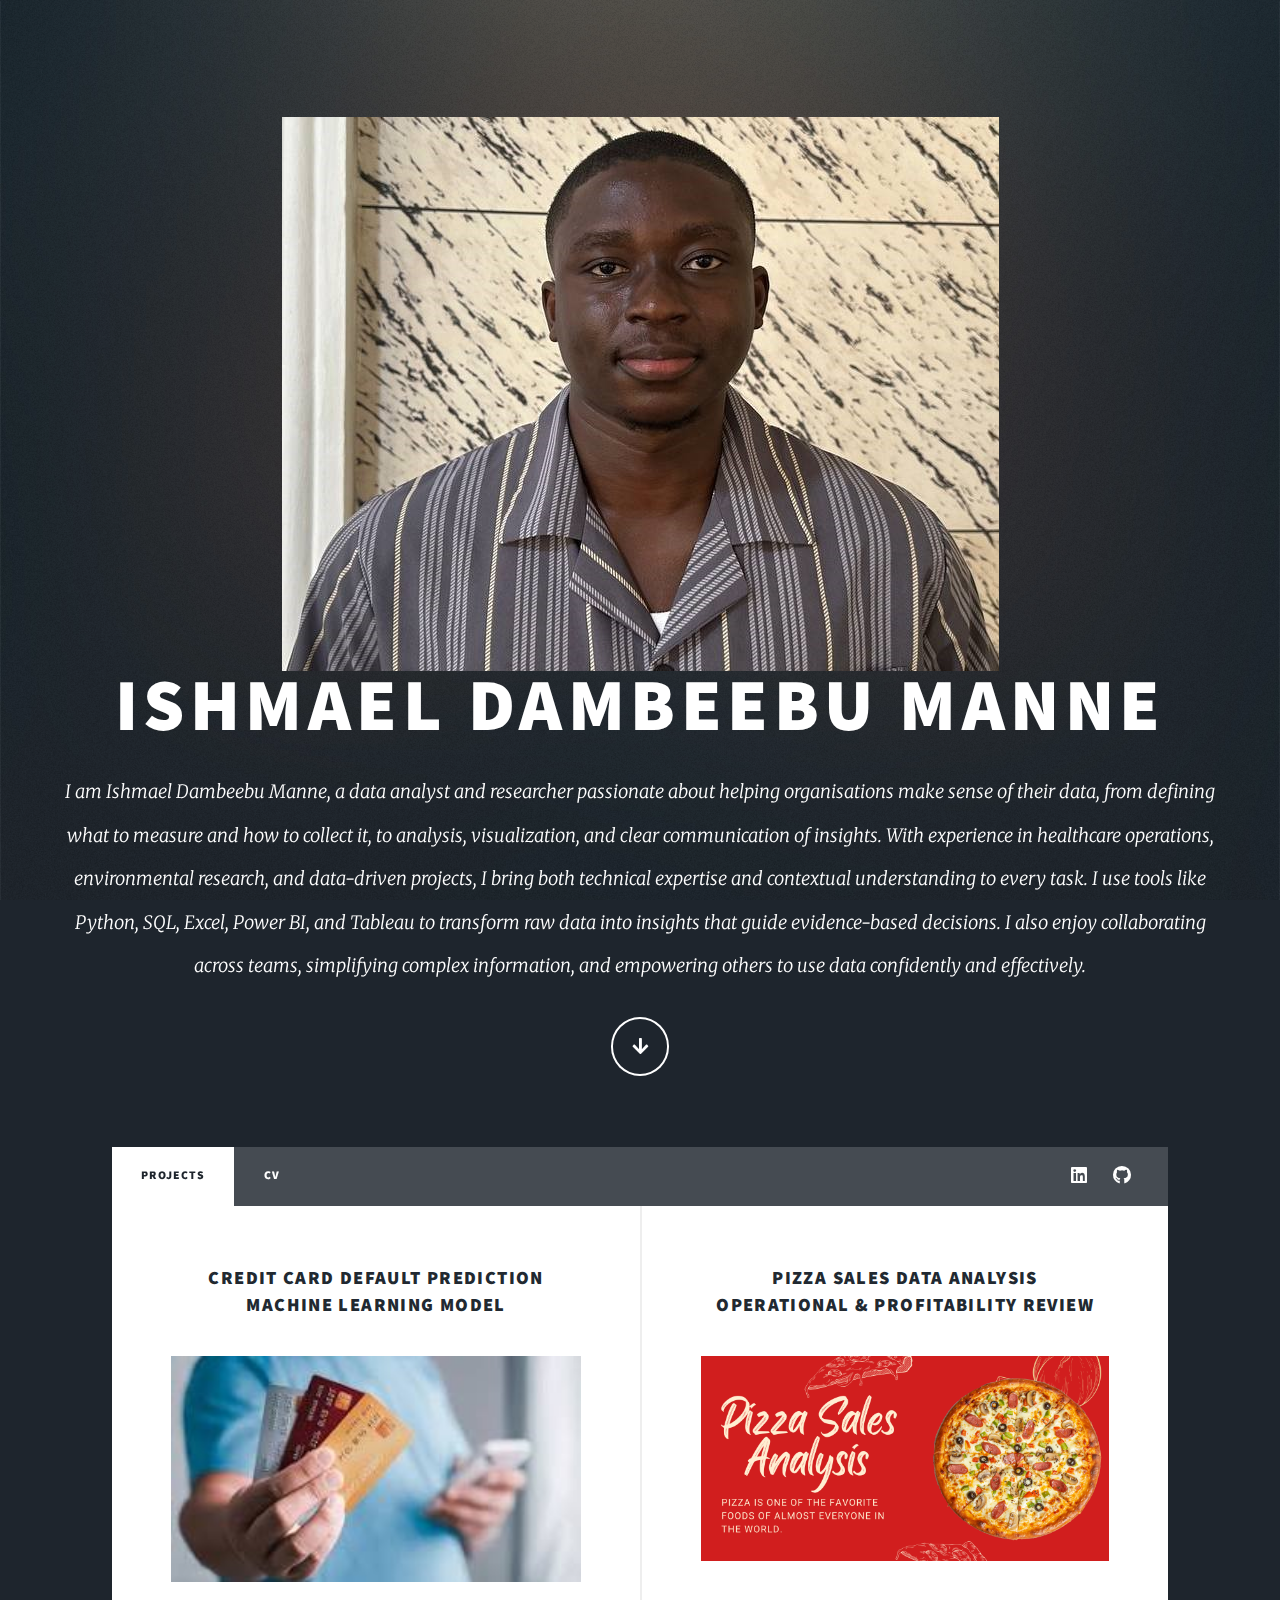
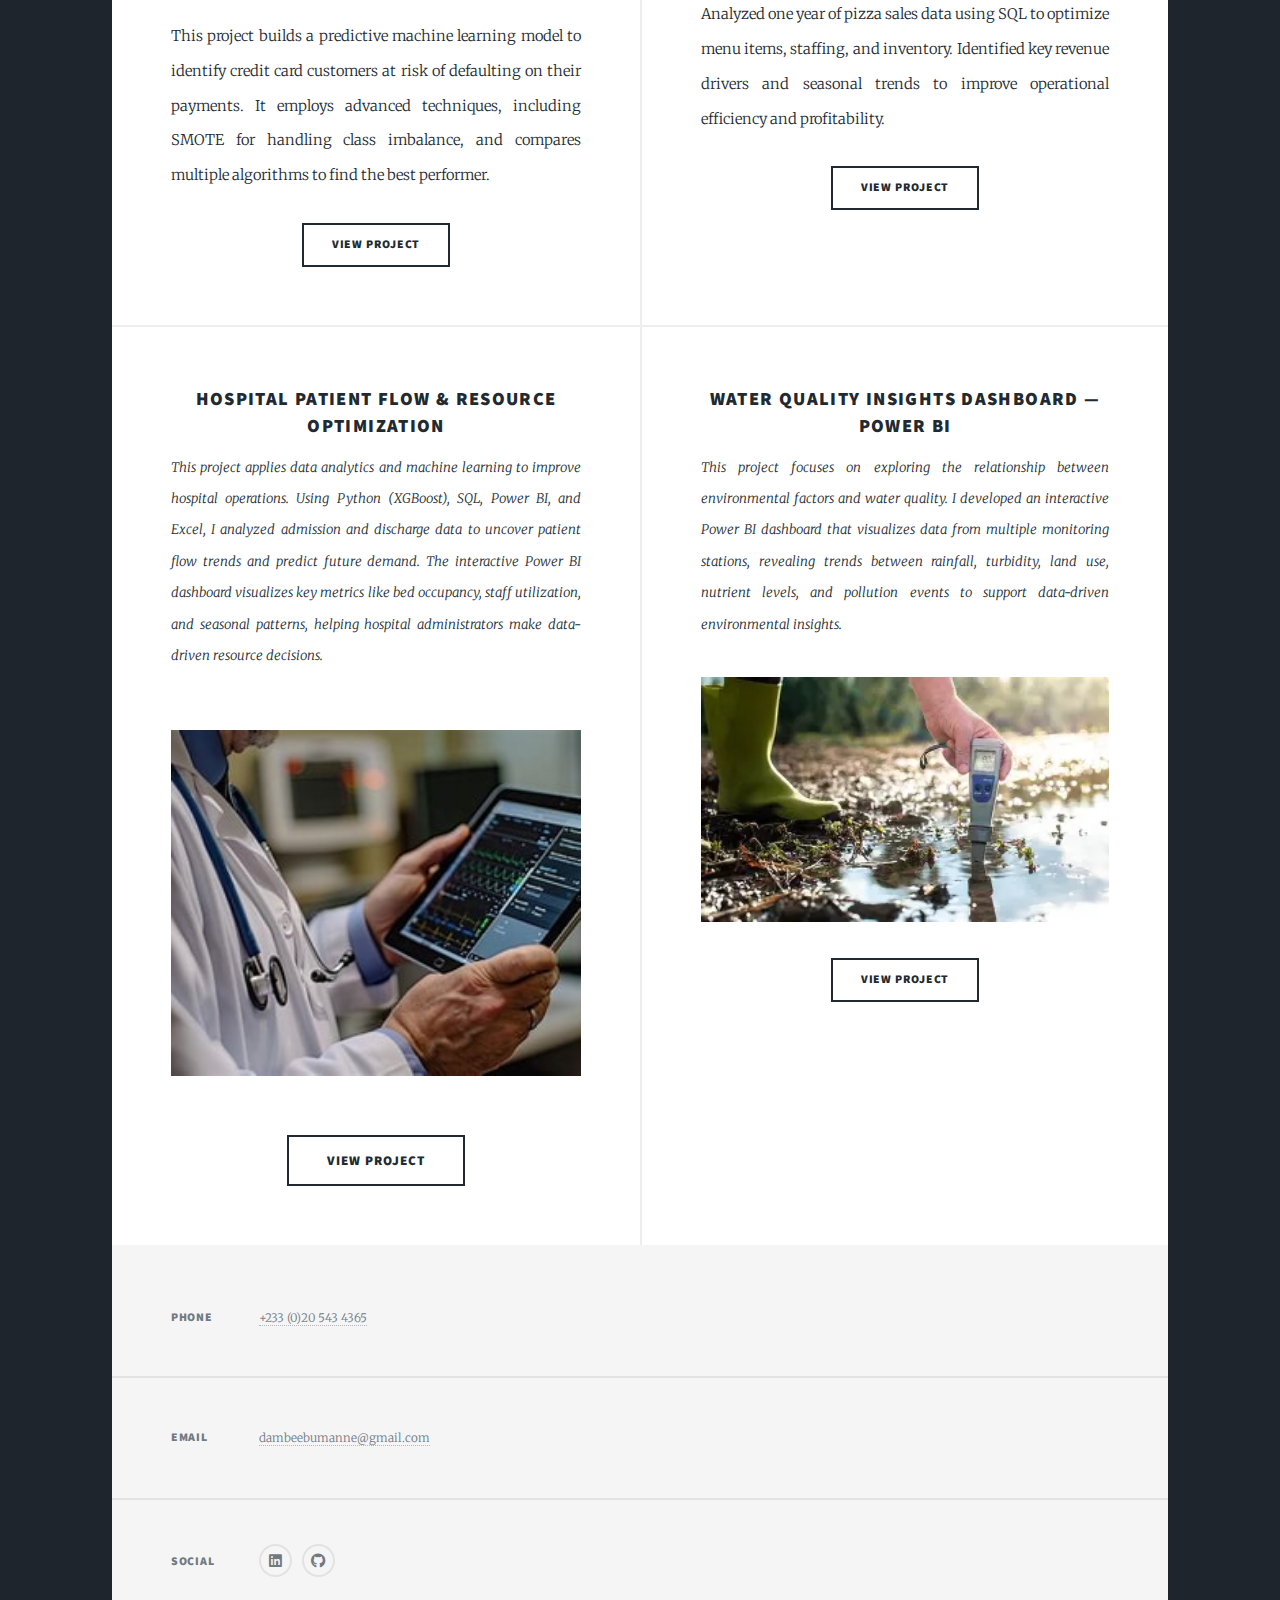
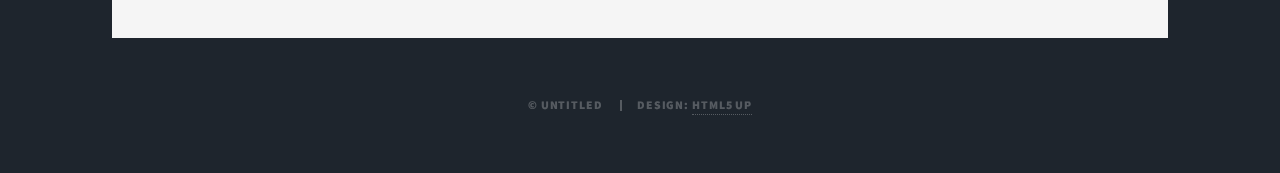
<file: index.html>
<!DOCTYPE HTML>
<!--
	Massively by HTML5 UP
	html5up.net | @ajlkn
	Free for personal and commercial use under the CCA 3.0 license (html5up.net/license)
-->
<html>

<head>
	<title>Ishmael Dambeebu Manne</title>
	<meta charset="utf-8" />
	<meta name="viewport" content="width=device-width, initial-scale=1, user-scalable=no" />
	<link rel="stylesheet" href="assets/css/main.css" />
	<noscript>
		<link rel="stylesheet" href="assets/css/noscript.css" />
	</noscript>
</head>

<body class="is-preload">

	<!-- Background Image -->
	<div id="bg-image"></div>

	<!-- Wrapper -->
	<div id="wrapper" class="fade-in">

		<!-- Intro -->
		<div id="intro">
			<img src="images/Ish-pic.jpg" alt="Ishmael Dambeebu Manne" id="intro-image" />
			<h1>Ishmael Dambeebu Manne<br /></h1>
			<p>I am Ishmael Dambeebu Manne, a data analyst and researcher passionate about helping organisations make
				sense of their data, from defining what to measure and how to collect it, to analysis, visualization,
				and clear communication of insights. With experience in healthcare operations, environmental research,
				and data-driven projects, I bring both technical expertise and contextual understanding to every task. I
				use tools like Python, SQL, Excel, Power BI, and Tableau to transform raw data into insights that guide
				evidence-based decisions. I also enjoy collaborating across teams, simplifying complex information, and
				empowering others to use data confidently and effectively.</p>
			<ul class="actions">
				<li><a href="#header" class="button icon solid solo fa-arrow-down scrolly">Continue</a></li>
			</ul>
		</div>

		<!-- Header -->
		<!--<header id="header">
						<a href="index.html" class="logo">Massively</a>
					</header>-->

		<!-- Nav -->
		<nav id="nav">
			<ul class="links">
				<li class="active"><a href="index.html">Projects</a></li>
				<li><a href="generic.html">CV</a></li>
				<!--<li><a href="elements.html">Elements Reference</a></li>-->
			</ul>
			<ul class="icons alt">
				<li><a href="http://www.linkedin.com/in/ishmael-manne" class="icon brands alt fa-linkedin"><span
							class="label">LinkedIn</span></a></li>

				<li><a href="https://github.com/dambeebu" class="icon brands alt fa-github"><span
							class="label">GitHub</span></a></li>
			</ul>
		</nav>

		<!-- Main -->
		<div id="main">

			<!-- Posts -->
			<section class="posts">
				<article>
					<header>
						<h3><a href="https://github.com/dambeebu/credit-risk-predictor">Credit Card Default
								Prediction<br />
								Machine Learning Model</a></h3>
					</header>
					<a href="https://github.com/dambeebu/credit-risk-predictor" class="image fit"><img
							src="images/credit-risk-predictor.png" alt="Credit Risk Predictor" /></a>
					<p>This project builds a predictive machine learning model to identify credit card customers at risk
						of
						defaulting on their payments. It employs advanced techniques, including SMOTE for handling class
						imbalance, and compares multiple algorithms to find the best performer.</p>
					<ul class="actions special">
						<li><a href="https://github.com/dambeebu/credit-risk-predictor" class="button">View
								Project</a></li>
					</ul>
				</article>
				<article>
					<header>
						<h3><a href="https://github.com/dambeebu/pizza-sales-sql-analysis">Pizza Sales Data
								Analysis<br />
								Operational & Profitability Review</a></h3>
					</header>
					<a href="https://github.com/dambeebu/pizza-sales-sql-analysis" class="image fit"><img
							src="images/image.png" alt="Pizza Sales Dashboard" /></a>
					<p>Analyzed one year of pizza sales data using SQL to optimize menu items, staffing, and inventory.
						Identified key revenue drivers and seasonal trends to improve operational efficiency and
						profitability.</p>
					<ul class="actions special">
						<li><a href="https://github.com/dambeebu/pizza-sales-sql-analysis" class="button">View
								Project</a></li>
					</ul>
				</article>
				<article>
					<header>
						<h3><a href="https://github.com/dambeebu/Hospital-Patient-Flow-and-Resource-Optimization">Hospital
								Patient Flow & Resource Optimization<br /></a></h3>
						<p>This project applies data analytics and machine learning to improve hospital operations.
							Using Python (XGBoost), SQL, Power BI, and Excel, I analyzed admission and discharge data to
							uncover patient flow trends and predict future demand. The interactive Power BI dashboard
							visualizes key metrics like bed occupancy, staff utilization, and seasonal patterns, helping
							hospital administrators make data-driven resource decisions.</p>
					</header>
					<a href="https://github.com/dambeebu/Hospital-Patient-Flow-and-Resource-Optimization"
						class="image main"><img src="images/doctor table.jpg" alt="" /></a>
					<ul class="actions special">
						<li><a href="https://github.com/dambeebu/Hospital-Patient-Flow-and-Resource-Optimization"
								class="button large">View Project</a></li>
					</ul>
				</article>
				<article>
					<header>

						<h3><a
								href="https://drive.google.com/file/d/1DvmAB4T7TtA6r8xPjlg-h5uBesgWhgw-/view?usp=sharing">Water
								Quality Insights Dashboard — Power BI</a></h3>
						<p>This project focuses on exploring the relationship between environmental factors and water
							quality. I developed an interactive Power BI dashboard that visualizes data from multiple
							monitoring stations, revealing trends between rainfall, turbidity, land use, nutrient
							levels, and pollution events to support data-driven environmental insights.</p>
					</header>
					<a href="https://drive.google.com/file/d/1DvmAB4T7TtA6r8xPjlg-h5uBesgWhgw-/view?usp=sharing"
						class="image fit"><img src="images/waterqual.webp" alt="" /></a>

					<ul class="actions special">
						<li><a href="https://drive.google.com/file/d/1DvmAB4T7TtA6r8xPjlg-h5uBesgWhgw-/view?usp=sharing"
								class="button">View Project</a></li>
					</ul>
				</article>
			</section>

		</div>

		<!-- Footer -->
		<footer id="footer">
			<section class="split contact">
				<section>
					<h3>Phone</h3>
					<p><a href="#">+233 (0)20 543 4365</a></p>
				</section>
				<section>
					<h3>Email</h3>
					<p><a href="#">dambeebumanne@gmail.com</a></p>
				</section>
				<section>
					<h3>Social</h3>
					<ul class="icons alt">
						<li><a href="http://www.linkedin.com/in/ishmael-manne" class="icon brands alt fa-linkedin"><span
									class="label">LinkedIn</span></a></li>

						<li><a href="https://github.com/dambeebu" class="icon brands alt fa-github"><span
									class="label">GitHub</span></a></li>
					</ul>
				</section>
			</section>
		</footer>

		<!-- Copyright -->
		<div id="copyright">
			<ul>
				<li>&copy; Untitled</li>
				<li>Design: <a href="https://html5up.net">HTML5 UP</a></li>
			</ul>
		</div>

	</div>

	<!-- Scripts -->
	<script src="assets/js/jquery.min.js"></script>
	<script src="assets/js/jquery.scrollex.min.js"></script>
	<script src="assets/js/jquery.scrolly.min.js"></script>
	<script src="assets/js/browser.min.js"></script>
	<script src="assets/js/breakpoints.min.js"></script>
	<script src="assets/js/util.js"></script>
	<script src="assets/js/main.js"></script>

</body>

</html>
</file>
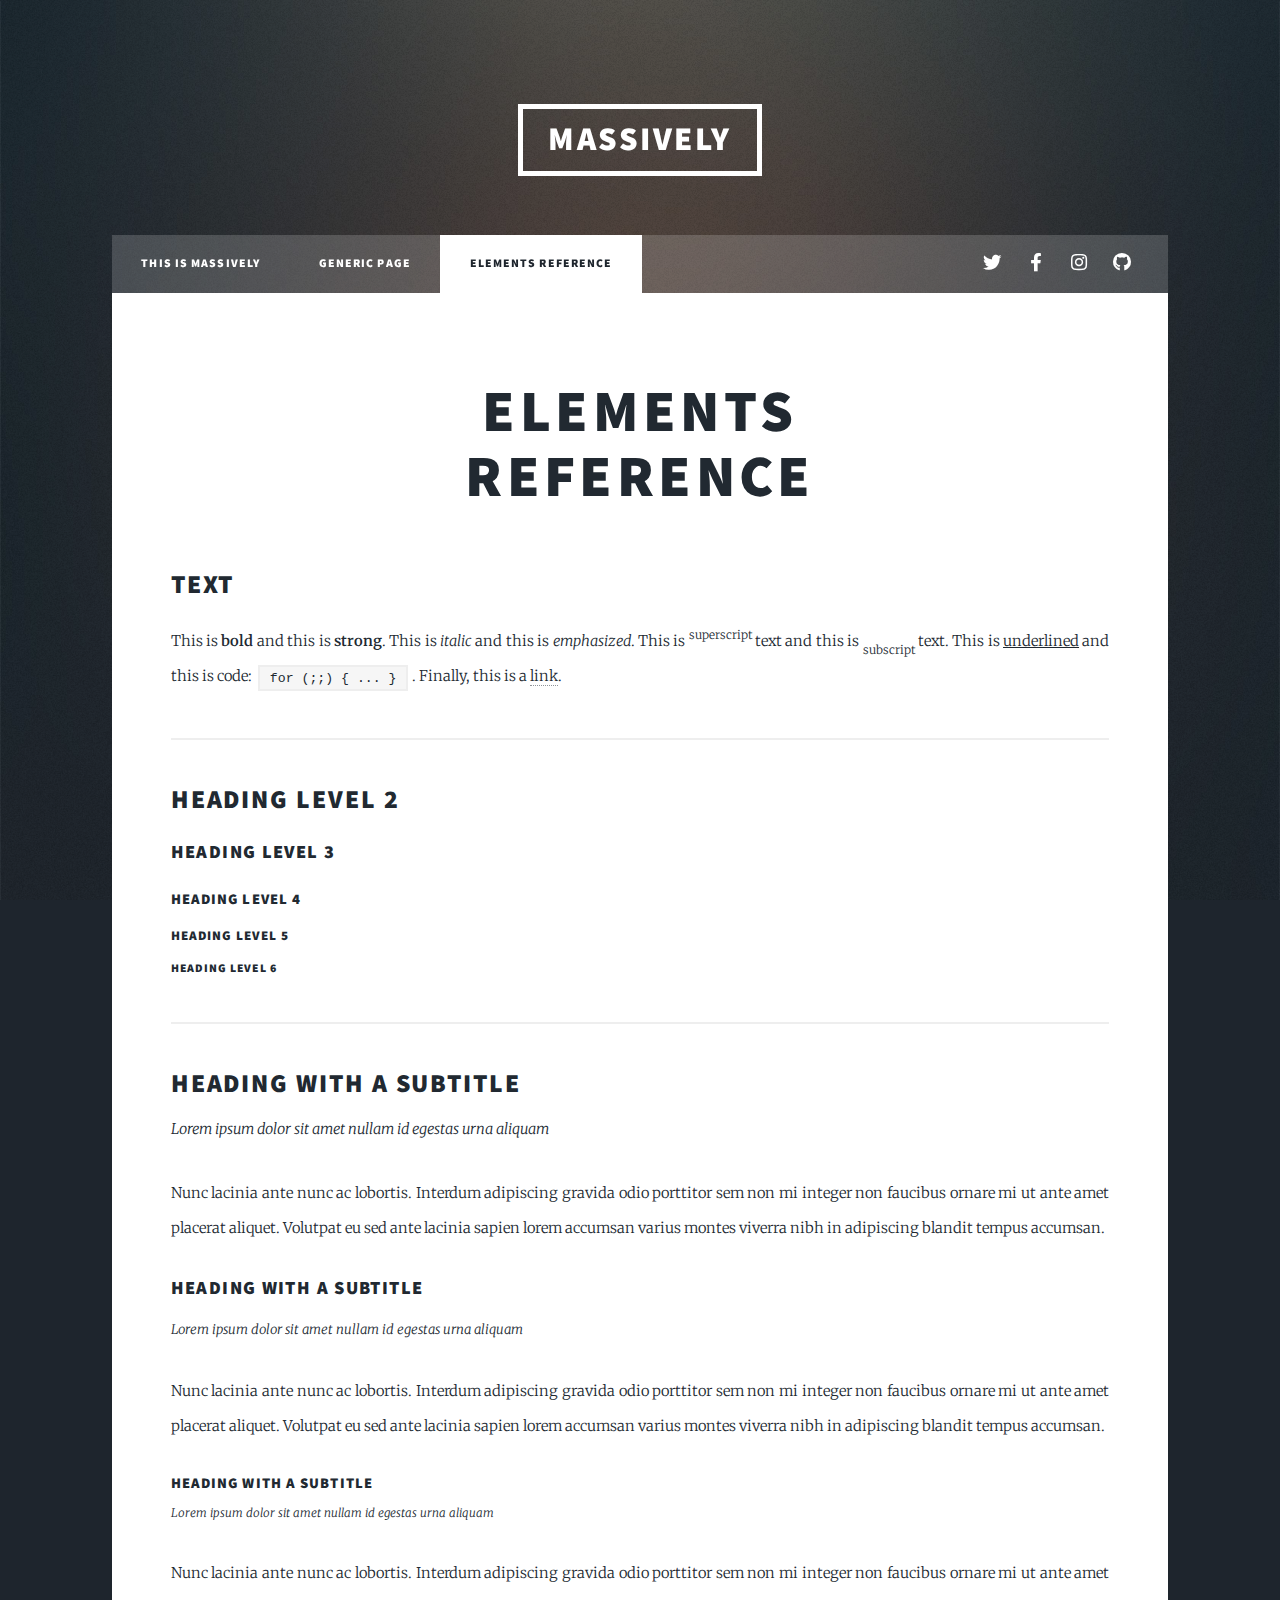
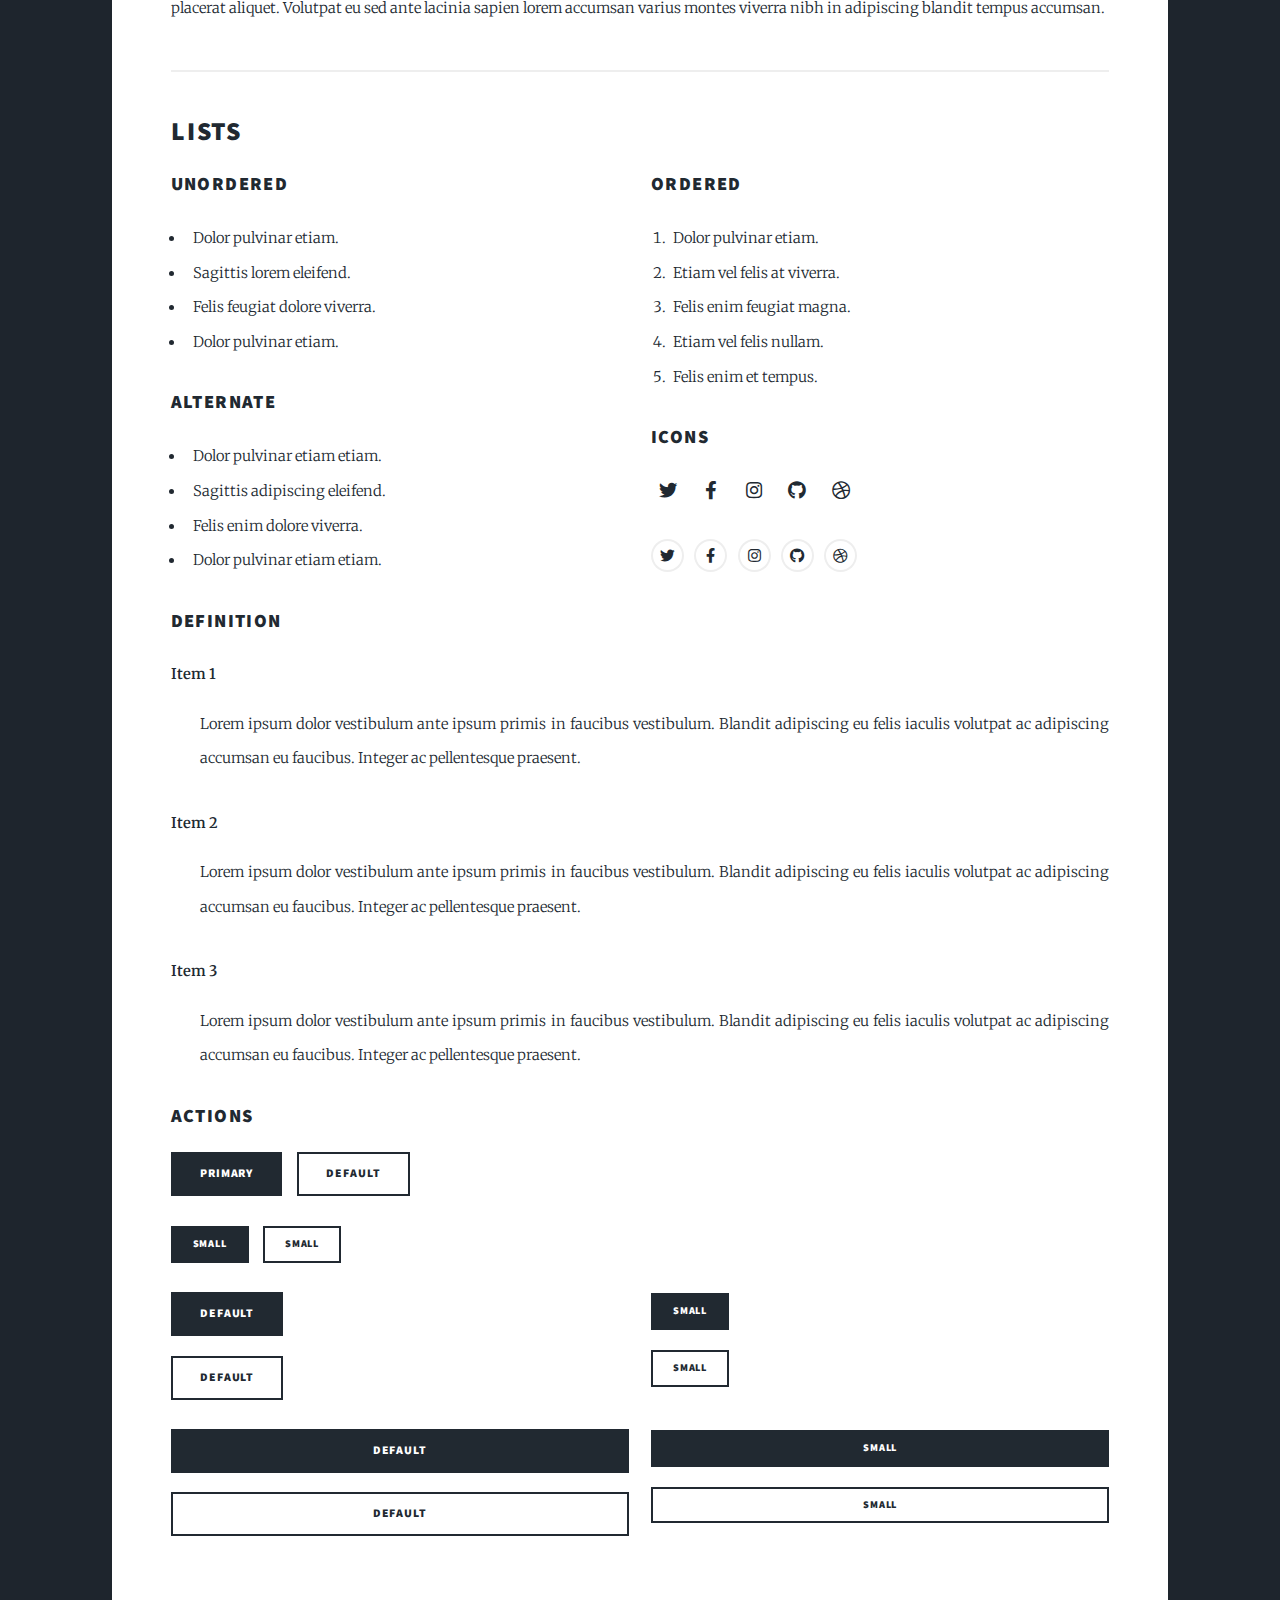
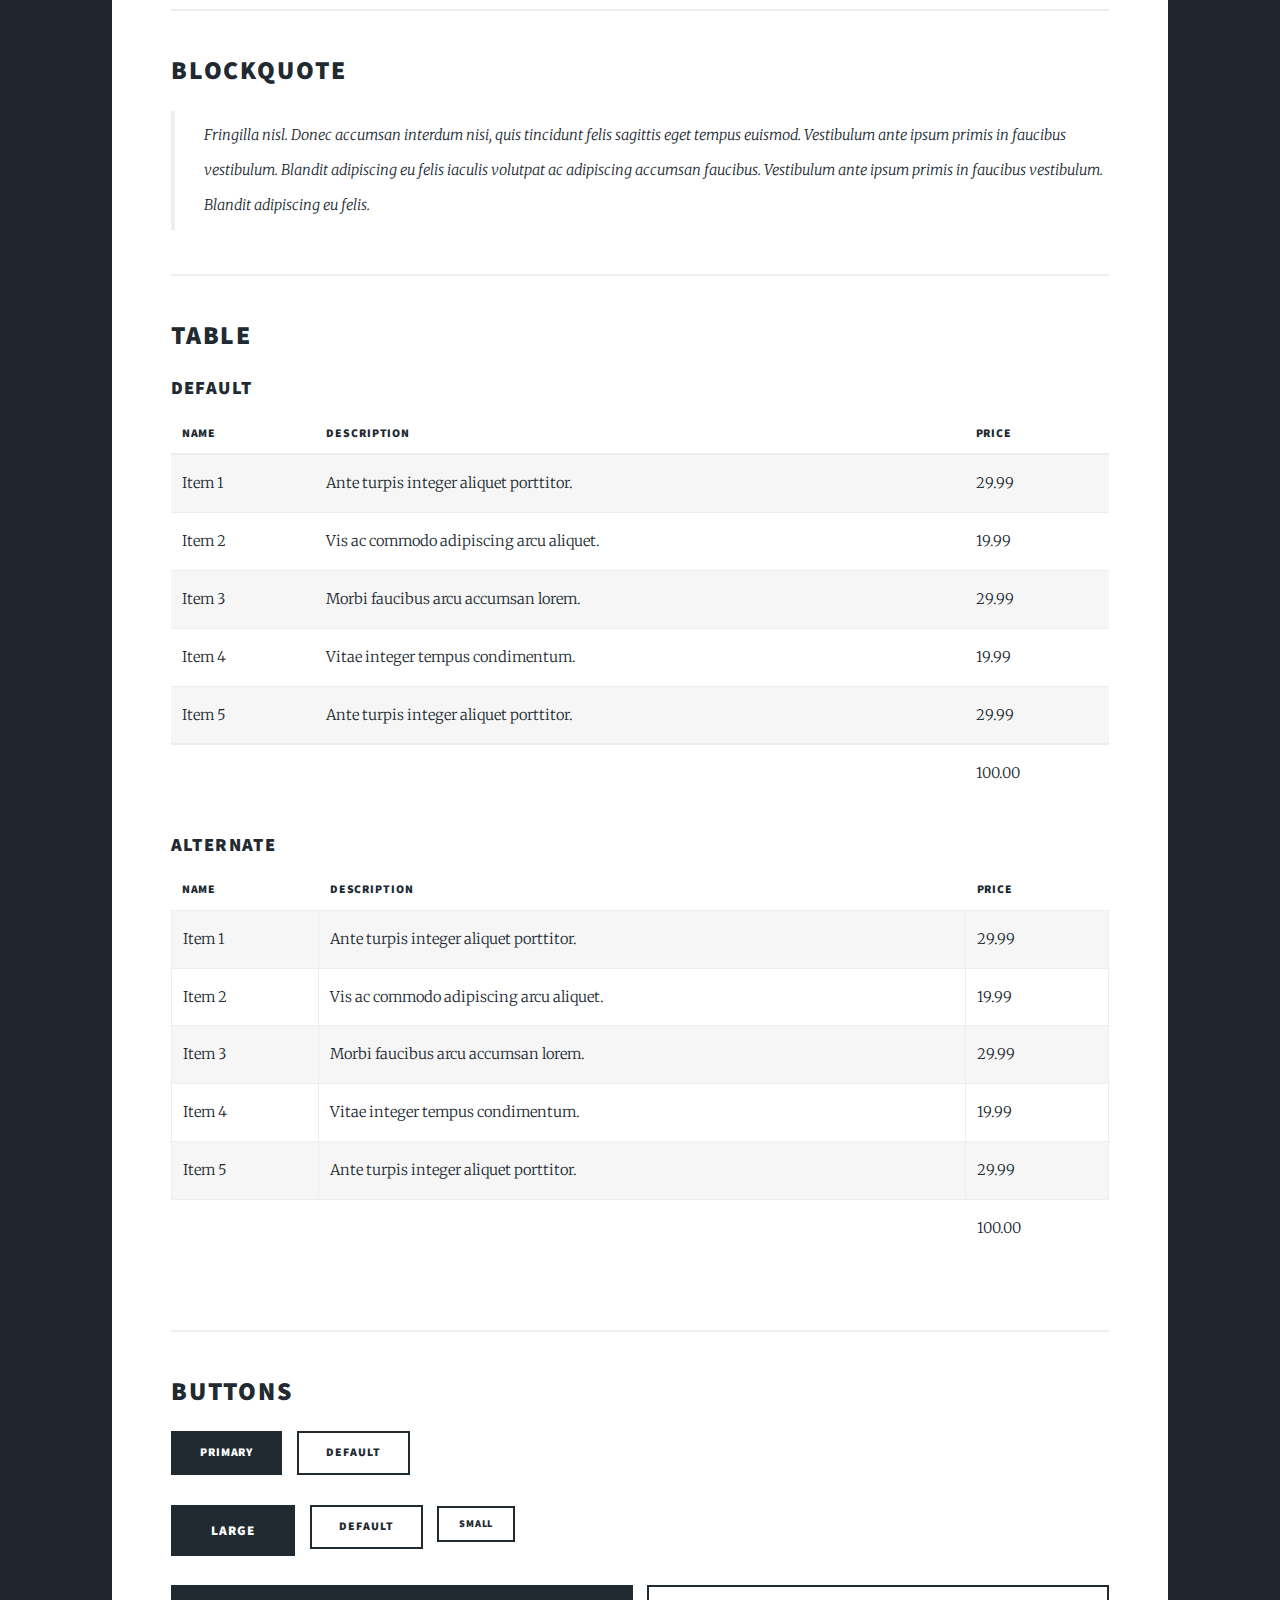
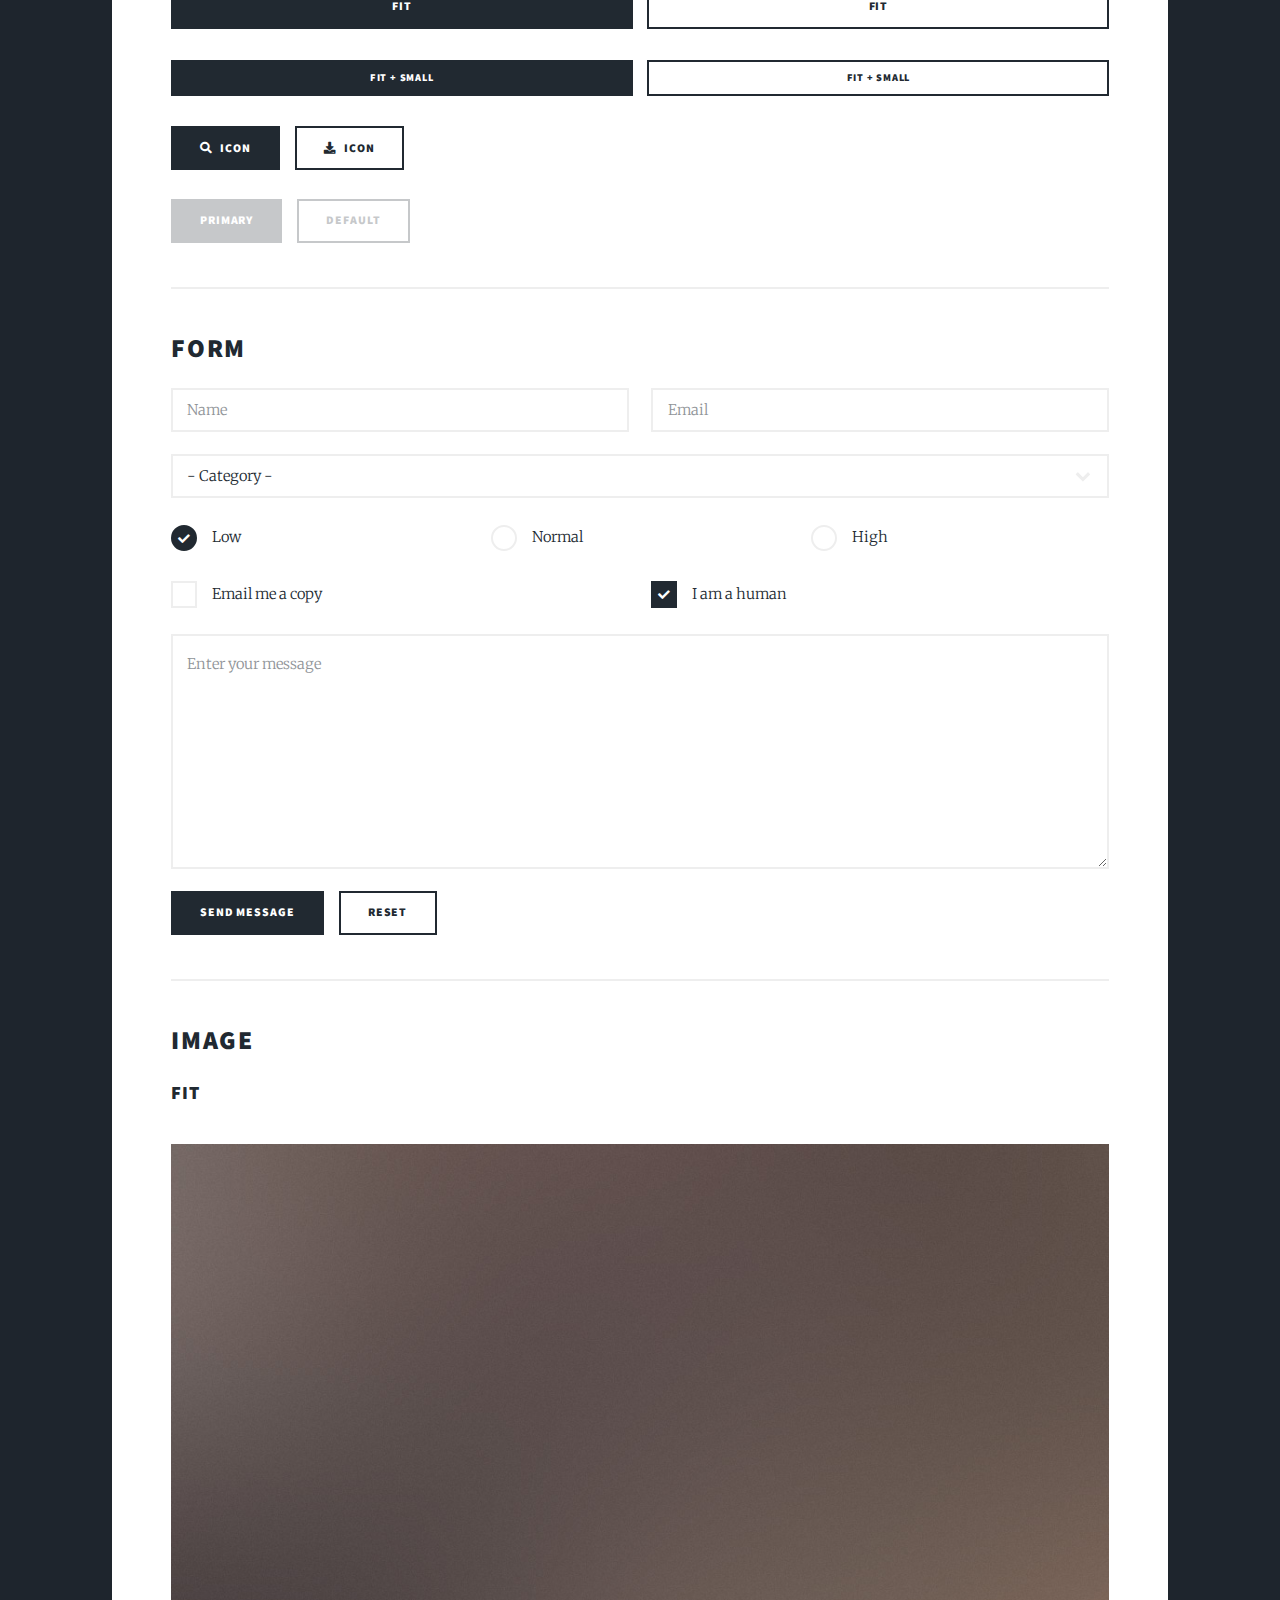
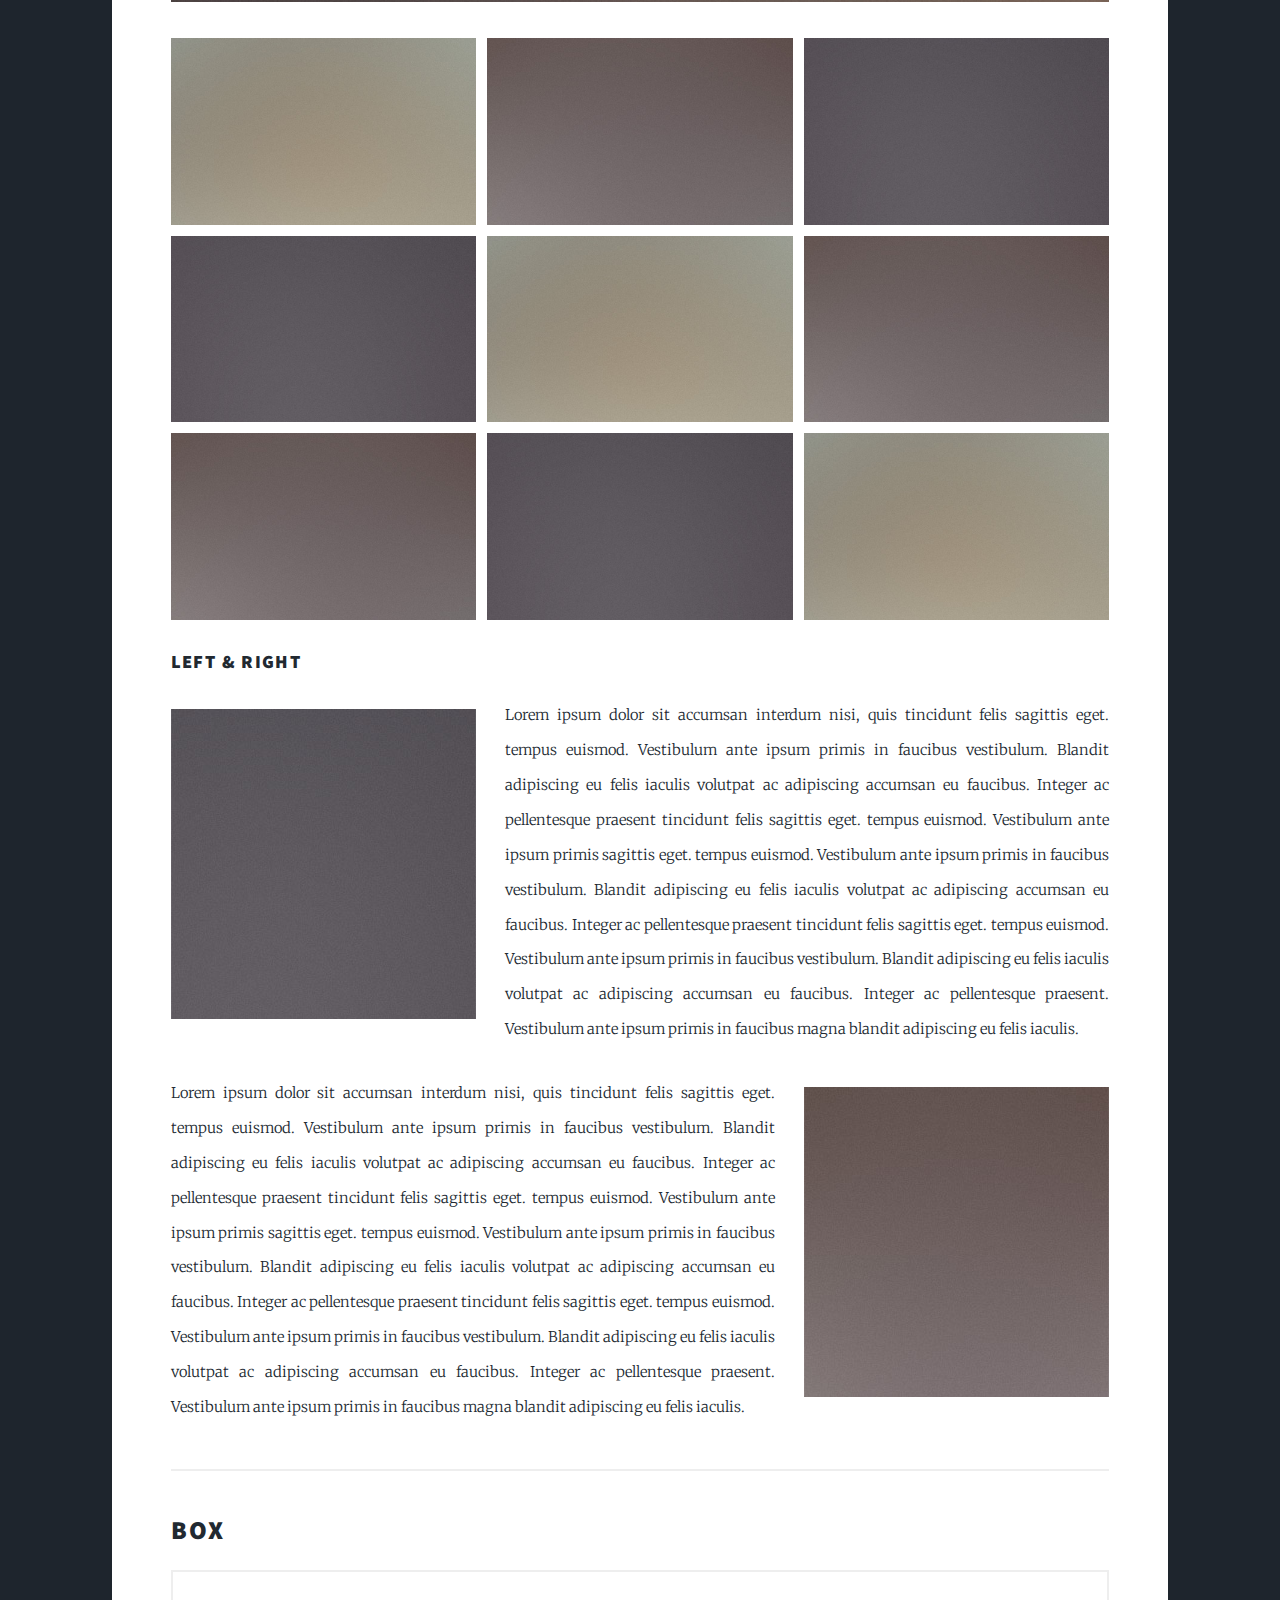
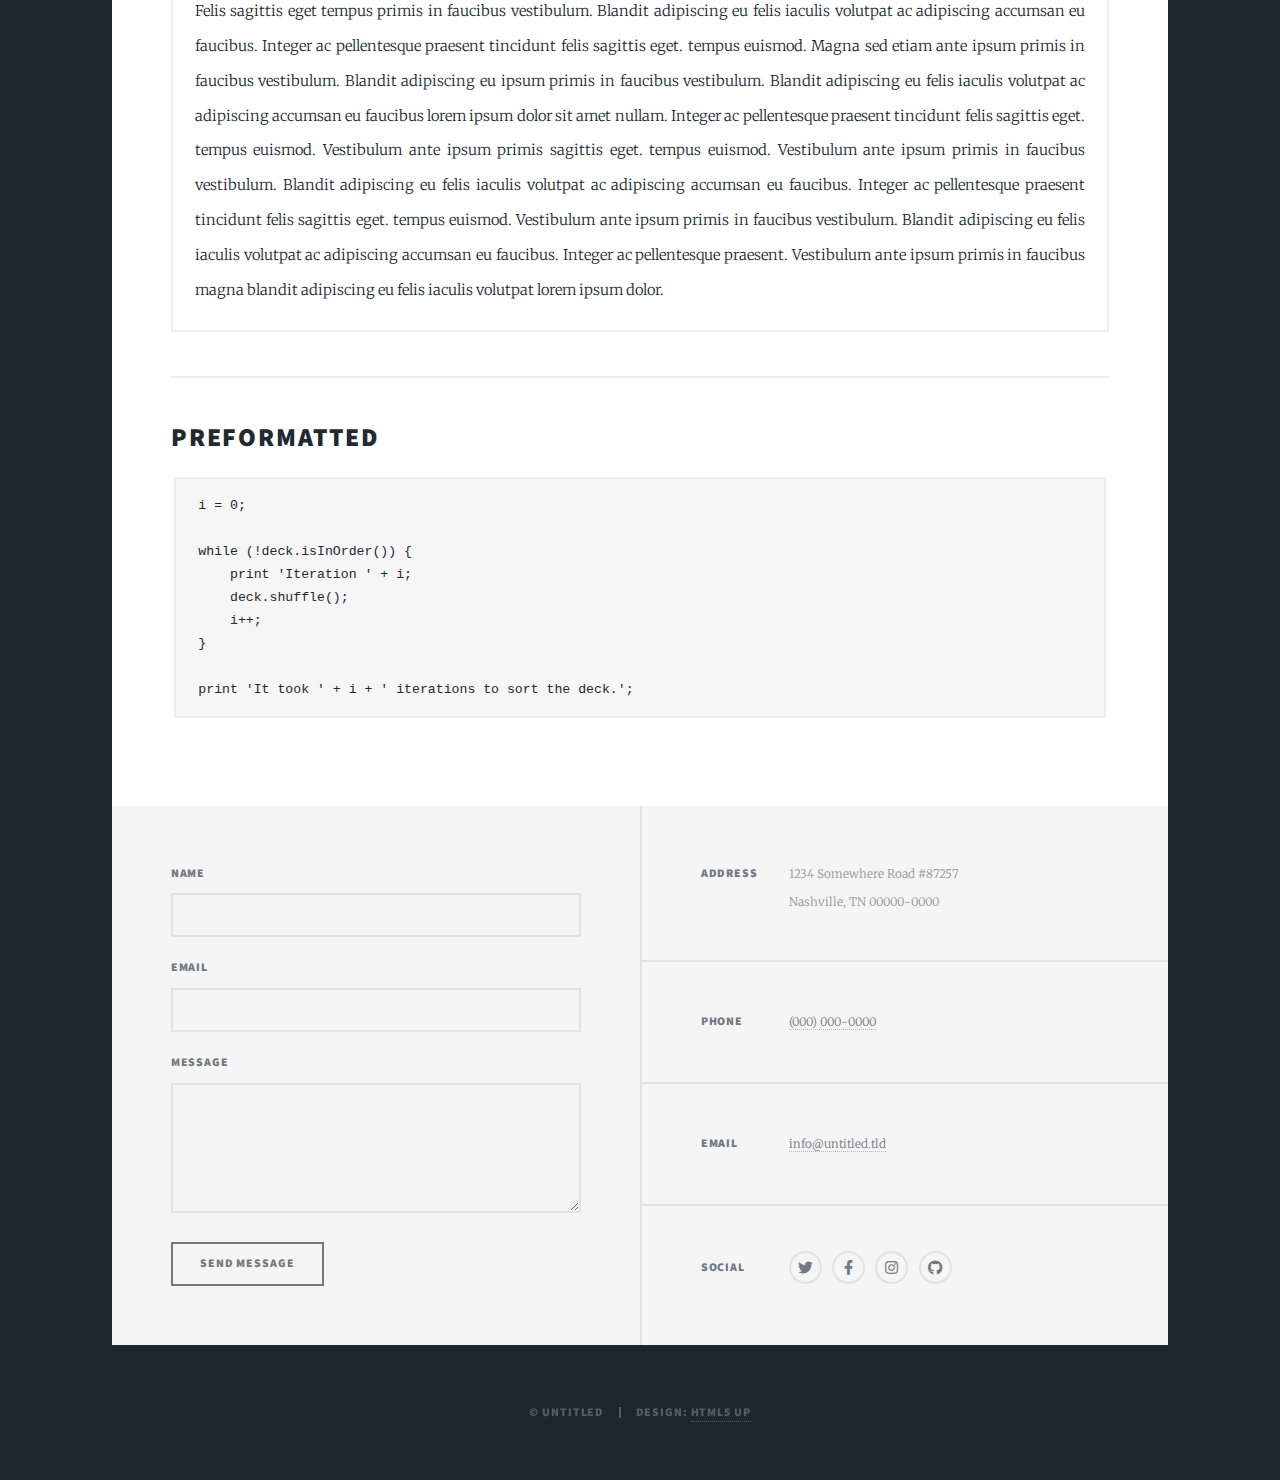
<file: elements.html>
<!DOCTYPE HTML>
<!--
	Massively by HTML5 UP
	html5up.net | @ajlkn
	Free for personal and commercial use under the CCA 3.0 license (html5up.net/license)
-->
<html>
	<head>
		<title>Elements Reference - Massively by HTML5 UP</title>
		<meta charset="utf-8" />
		<meta name="viewport" content="width=device-width, initial-scale=1, user-scalable=no" />
		<link rel="stylesheet" href="assets/css/main.css" />
		<noscript><link rel="stylesheet" href="assets/css/noscript.css" /></noscript>
	</head>
	<body class="is-preload">

		<!-- Wrapper -->
			<div id="wrapper">

				<!-- Header -->
					<header id="header">
						<a href="index.html" class="logo">Massively</a>
					</header>

				<!-- Nav -->
					<nav id="nav">
						<ul class="links">
							<li><a href="index.html">This is Massively</a></li>
							<li><a href="generic.html">Generic Page</a></li>
							<li class="active"><a href="elements.html">Elements Reference</a></li>
						</ul>
						<ul class="icons">
							<li><a href="#" class="icon brands fa-twitter"><span class="label">Twitter</span></a></li>
							<li><a href="#" class="icon brands fa-facebook-f"><span class="label">Facebook</span></a></li>
							<li><a href="#" class="icon brands fa-instagram"><span class="label">Instagram</span></a></li>
							<li><a href="#" class="icon brands fa-github"><span class="label">GitHub</span></a></li>
						</ul>
					</nav>

				<!-- Main -->
					<div id="main">

						<!-- Post -->
							<section class="post">
								<header class="major">
									<h1>Elements<br />
									Reference</h1>
								</header>

								<!-- Text stuff -->
									<h2>Text</h2>
									<p>This is <b>bold</b> and this is <strong>strong</strong>. This is <i>italic</i> and this is <em>emphasized</em>.
									This is <sup>superscript</sup> text and this is <sub>subscript</sub> text.
									This is <u>underlined</u> and this is code: <code>for (;;) { ... }</code>.
									Finally, this is a <a href="#">link</a>.</p>
									<hr />
									<h2>Heading Level 2</h2>
									<h3>Heading Level 3</h3>
									<h4>Heading Level 4</h4>
									<h5>Heading Level 5</h5>
									<h6>Heading Level 6</h6>
									<hr />
									<header>
										<h2>Heading with a Subtitle</h2>
										<p>Lorem ipsum dolor sit amet nullam id egestas urna aliquam</p>
									</header>
									<p>Nunc lacinia ante nunc ac lobortis. Interdum adipiscing gravida odio porttitor sem non mi integer non faucibus ornare mi ut ante amet placerat aliquet. Volutpat eu sed ante lacinia sapien lorem accumsan varius montes viverra nibh in adipiscing blandit tempus accumsan.</p>
									<header>
										<h3>Heading with a Subtitle</h3>
										<p>Lorem ipsum dolor sit amet nullam id egestas urna aliquam</p>
									</header>
									<p>Nunc lacinia ante nunc ac lobortis. Interdum adipiscing gravida odio porttitor sem non mi integer non faucibus ornare mi ut ante amet placerat aliquet. Volutpat eu sed ante lacinia sapien lorem accumsan varius montes viverra nibh in adipiscing blandit tempus accumsan.</p>
									<header>
										<h4>Heading with a Subtitle</h4>
										<p>Lorem ipsum dolor sit amet nullam id egestas urna aliquam</p>
									</header>
									<p>Nunc lacinia ante nunc ac lobortis. Interdum adipiscing gravida odio porttitor sem non mi integer non faucibus ornare mi ut ante amet placerat aliquet. Volutpat eu sed ante lacinia sapien lorem accumsan varius montes viverra nibh in adipiscing blandit tempus accumsan.</p>

									<hr />

								<!-- Lists -->
									<h2>Lists</h2>
									<div class="row">
										<div class="col-6 col-12-small">

											<h3>Unordered</h3>
											<ul>
												<li>Dolor pulvinar etiam.</li>
												<li>Sagittis lorem eleifend.</li>
												<li>Felis feugiat dolore viverra.</li>
												<li>Dolor pulvinar etiam.</li>
											</ul>

											<h3>Alternate</h3>
											<ul class="alt">
												<li>Dolor pulvinar etiam etiam.</li>
												<li>Sagittis adipiscing eleifend.</li>
												<li>Felis enim dolore viverra.</li>
												<li>Dolor pulvinar etiam etiam.</li>
											</ul>

										</div>
										<div class="col-6 col-12-small">

											<h3>Ordered</h3>
											<ol>
												<li>Dolor pulvinar etiam.</li>
												<li>Etiam vel felis at viverra.</li>
												<li>Felis enim feugiat magna.</li>
												<li>Etiam vel felis nullam.</li>
												<li>Felis enim et tempus.</li>
											</ol>

											<h3>Icons</h3>
											<ul class="icons">
												<li><a href="#" class="icon brands fa-twitter"><span class="label">Twitter</span></a></li>
												<li><a href="#" class="icon brands fa-facebook-f"><span class="label">Facebook</span></a></li>
												<li><a href="#" class="icon brands fa-instagram"><span class="label">Instagram</span></a></li>
												<li><a href="#" class="icon brands fa-github"><span class="label">Github</span></a></li>
												<li><a href="#" class="icon brands fa-dribbble"><span class="label">Dribbble</span></a></li>
											</ul>
											<ul class="icons alt">
												<li><a href="#" class="icon brands alt fa-twitter"><span class="label">Twitter</span></a></li>
												<li><a href="#" class="icon brands alt fa-facebook-f"><span class="label">Facebook</span></a></li>
												<li><a href="#" class="icon brands alt fa-instagram"><span class="label">Instagram</span></a></li>
												<li><a href="#" class="icon brands alt fa-github"><span class="label">Github</span></a></li>
												<li><a href="#" class="icon brands alt fa-dribbble"><span class="label">Dribbble</span></a></li>
											</ul>

										</div>
									</div>
									<h3>Definition</h3>
									<dl>
										<dt>Item 1</dt>
										<dd>
											<p>Lorem ipsum dolor vestibulum ante ipsum primis in faucibus vestibulum. Blandit adipiscing eu felis iaculis volutpat ac adipiscing accumsan eu faucibus. Integer ac pellentesque praesent.</p>
										</dd>
										<dt>Item 2</dt>
										<dd>
											<p>Lorem ipsum dolor vestibulum ante ipsum primis in faucibus vestibulum. Blandit adipiscing eu felis iaculis volutpat ac adipiscing accumsan eu faucibus. Integer ac pellentesque praesent.</p>
										</dd>
										<dt>Item 3</dt>
										<dd>
											<p>Lorem ipsum dolor vestibulum ante ipsum primis in faucibus vestibulum. Blandit adipiscing eu felis iaculis volutpat ac adipiscing accumsan eu faucibus. Integer ac pellentesque praesent.</p>
										</dd>
									</dl>

									<h3>Actions</h3>
									<ul class="actions">
										<li><a href="#" class="button primary">Primary</a></li>
										<li><a href="#" class="button">Default</a></li>
									</ul>
									<ul class="actions small">
										<li><a href="#" class="button primary small">Small</a></li>
										<li><a href="#" class="button small">Small</a></li>
									</ul>
									<div class="row">
										<div class="col-6 col-12-small">
											<ul class="actions stacked">
												<li><a href="#" class="button primary">Default</a></li>
												<li><a href="#" class="button">Default</a></li>
											</ul>
										</div>
										<div class="col-6 col-12-small">
											<ul class="actions stacked">
												<li><a href="#" class="button primary small">Small</a></li>
												<li><a href="#" class="button small">Small</a></li>
											</ul>
										</div>
									</div>
									<div class="row">
										<div class="col-6 col-12-small">
											<ul class="actions stacked">
												<li><a href="#" class="button primary fit">Default</a></li>
												<li><a href="#" class="button fit">Default</a></li>
											</ul>
										</div>
										<div class="col-6 col-12-small">
											<ul class="actions stacked">
												<li><a href="#" class="button primary small fit">Small</a></li>
												<li><a href="#" class="button small fit">Small</a></li>
											</ul>
										</div>
									</div>

									<hr />

								<!-- Blockquote -->
									<h2>Blockquote</h2>
									<blockquote>Fringilla nisl. Donec accumsan interdum nisi, quis tincidunt felis sagittis eget tempus euismod. Vestibulum ante ipsum primis in faucibus vestibulum. Blandit adipiscing eu felis iaculis volutpat ac adipiscing accumsan faucibus. Vestibulum ante ipsum primis in faucibus vestibulum. Blandit adipiscing eu felis.</blockquote>

									<hr />

								<!-- Table -->
									<h2>Table</h2>

									<h3>Default</h3>
									<div class="table-wrapper">
										<table>
											<thead>
												<tr>
													<th>Name</th>
													<th>Description</th>
													<th>Price</th>
												</tr>
											</thead>
											<tbody>
												<tr>
													<td>Item 1</td>
													<td>Ante turpis integer aliquet porttitor.</td>
													<td>29.99</td>
												</tr>
												<tr>
													<td>Item 2</td>
													<td>Vis ac commodo adipiscing arcu aliquet.</td>
													<td>19.99</td>
												</tr>
												<tr>
													<td>Item 3</td>
													<td> Morbi faucibus arcu accumsan lorem.</td>
													<td>29.99</td>
												</tr>
												<tr>
													<td>Item 4</td>
													<td>Vitae integer tempus condimentum.</td>
													<td>19.99</td>
												</tr>
												<tr>
													<td>Item 5</td>
													<td>Ante turpis integer aliquet porttitor.</td>
													<td>29.99</td>
												</tr>
											</tbody>
											<tfoot>
												<tr>
													<td colspan="2"></td>
													<td>100.00</td>
												</tr>
											</tfoot>
										</table>
									</div>

									<h3>Alternate</h3>
									<div class="table-wrapper">
										<table class="alt">
											<thead>
												<tr>
													<th>Name</th>
													<th>Description</th>
													<th>Price</th>
												</tr>
											</thead>
											<tbody>
												<tr>
													<td>Item 1</td>
													<td>Ante turpis integer aliquet porttitor.</td>
													<td>29.99</td>
												</tr>
												<tr>
													<td>Item 2</td>
													<td>Vis ac commodo adipiscing arcu aliquet.</td>
													<td>19.99</td>
												</tr>
												<tr>
													<td>Item 3</td>
													<td> Morbi faucibus arcu accumsan lorem.</td>
													<td>29.99</td>
												</tr>
												<tr>
													<td>Item 4</td>
													<td>Vitae integer tempus condimentum.</td>
													<td>19.99</td>
												</tr>
												<tr>
													<td>Item 5</td>
													<td>Ante turpis integer aliquet porttitor.</td>
													<td>29.99</td>
												</tr>
											</tbody>
											<tfoot>
												<tr>
													<td colspan="2"></td>
													<td>100.00</td>
												</tr>
											</tfoot>
										</table>
									</div>

									<hr />

								<!-- Buttons -->
									<h2>Buttons</h2>
									<ul class="actions">
										<li><a href="#" class="button primary">Primary</a></li>
										<li><a href="#" class="button">Default</a></li>
									</ul>
									<ul class="actions">
										<li><a href="#" class="button primary large">Large</a></li>
										<li><a href="#" class="button">Default</a></li>
										<li><a href="#" class="button small">Small</a></li>
									</ul>
									<ul class="actions fit">
										<li><a href="#" class="button primary fit">Fit</a></li>
										<li><a href="#" class="button fit">Fit</a></li>
									</ul>
									<ul class="actions fit small">
										<li><a href="#" class="button primary fit small">Fit + Small</a></li>
										<li><a href="#" class="button fit small">Fit + Small</a></li>
									</ul>
									<ul class="actions">
										<li><a href="#" class="button primary icon solid fa-search">Icon</a></li>
										<li><a href="#" class="button icon solid fa-download">Icon</a></li>
									</ul>
									<ul class="actions">
										<li><span class="button primary disabled">Primary</span></li>
										<li><span class="button disabled">Default</span></li>
									</ul>

									<hr />

								<!-- Form -->
									<h2>Form</h2>

									<form method="post" action="#">
										<div class="row gtr-uniform">
											<div class="col-6 col-12-xsmall">
												<input type="text" name="demo-name" id="demo-name" value="" placeholder="Name" />
											</div>
											<div class="col-6 col-12-xsmall">
												<input type="email" name="demo-email" id="demo-email" value="" placeholder="Email" />
											</div>
											<!-- Break -->
											<div class="col-12">
												<select name="demo-category" id="demo-category">
													<option value="">- Category -</option>
													<option value="1">Manufacturing</option>
													<option value="1">Shipping</option>
													<option value="1">Administration</option>
													<option value="1">Human Resources</option>
												</select>
											</div>
											<!-- Break -->
											<div class="col-4 col-12-small">
												<input type="radio" id="demo-priority-low" name="demo-priority" checked>
												<label for="demo-priority-low">Low</label>
											</div>
											<div class="col-4 col-12-small">
												<input type="radio" id="demo-priority-normal" name="demo-priority">
												<label for="demo-priority-normal">Normal</label>
											</div>
											<div class="col-4 col-12-small">
												<input type="radio" id="demo-priority-high" name="demo-priority">
												<label for="demo-priority-high">High</label>
											</div>
											<!-- Break -->
											<div class="col-6 col-12-small">
												<input type="checkbox" id="demo-copy" name="demo-copy">
												<label for="demo-copy">Email me a copy</label>
											</div>
											<div class="col-6 col-12-small">
												<input type="checkbox" id="demo-human" name="demo-human" checked>
												<label for="demo-human">I am a human</label>
											</div>
											<!-- Break -->
											<div class="col-12">
												<textarea name="demo-message" id="demo-message" placeholder="Enter your message" rows="6"></textarea>
											</div>
											<!-- Break -->
											<div class="col-12">
												<ul class="actions">
													<li><input type="submit" value="Send Message" class="primary" /></li>
													<li><input type="reset" value="Reset" /></li>
												</ul>
											</div>
										</div>
									</form>

									<hr />

								<!-- Image -->
									<h2>Image</h2>

									<h3>Fit</h3>
									<span class="image fit"><img src="images/pic01.jpg" alt="" /></span>
									<div class="box alt">
										<div class="row gtr-50 gtr-uniform">
											<div class="col-4"><span class="image fit"><img src="images/pic02.jpg" alt="" /></span></div>
											<div class="col-4"><span class="image fit"><img src="images/pic03.jpg" alt="" /></span></div>
											<div class="col-4"><span class="image fit"><img src="images/pic04.jpg" alt="" /></span></div>
											<!-- Break -->
											<div class="col-4"><span class="image fit"><img src="images/pic04.jpg" alt="" /></span></div>
											<div class="col-4"><span class="image fit"><img src="images/pic02.jpg" alt="" /></span></div>
											<div class="col-4"><span class="image fit"><img src="images/pic03.jpg" alt="" /></span></div>
											<!-- Break -->
											<div class="col-4"><span class="image fit"><img src="images/pic03.jpg" alt="" /></span></div>
											<div class="col-4"><span class="image fit"><img src="images/pic04.jpg" alt="" /></span></div>
											<div class="col-4"><span class="image fit"><img src="images/pic02.jpg" alt="" /></span></div>
										</div>
									</div>

									<h3>Left &amp; Right</h3>
									<p><span class="image left"><img src="images/pic08.jpg" alt="" /></span>Lorem ipsum dolor sit accumsan interdum nisi, quis tincidunt felis sagittis eget. tempus euismod. Vestibulum ante ipsum primis in faucibus vestibulum. Blandit adipiscing eu felis iaculis volutpat ac adipiscing accumsan eu faucibus. Integer ac pellentesque praesent tincidunt felis sagittis eget. tempus euismod. Vestibulum ante ipsum primis sagittis eget. tempus euismod. Vestibulum ante ipsum primis in faucibus vestibulum. Blandit adipiscing eu felis iaculis volutpat ac adipiscing accumsan eu faucibus. Integer ac pellentesque praesent tincidunt felis sagittis eget. tempus euismod. Vestibulum ante ipsum primis in faucibus vestibulum. Blandit adipiscing eu felis iaculis volutpat ac adipiscing accumsan eu faucibus. Integer ac pellentesque praesent. Vestibulum ante ipsum primis in faucibus magna blandit adipiscing eu felis iaculis.</p>
									<p><span class="image right"><img src="images/pic09.jpg" alt="" /></span>Lorem ipsum dolor sit accumsan interdum nisi, quis tincidunt felis sagittis eget. tempus euismod. Vestibulum ante ipsum primis in faucibus vestibulum. Blandit adipiscing eu felis iaculis volutpat ac adipiscing accumsan eu faucibus. Integer ac pellentesque praesent tincidunt felis sagittis eget. tempus euismod. Vestibulum ante ipsum primis sagittis eget. tempus euismod. Vestibulum ante ipsum primis in faucibus vestibulum. Blandit adipiscing eu felis iaculis volutpat ac adipiscing accumsan eu faucibus. Integer ac pellentesque praesent tincidunt felis sagittis eget. tempus euismod. Vestibulum ante ipsum primis in faucibus vestibulum. Blandit adipiscing eu felis iaculis volutpat ac adipiscing accumsan eu faucibus. Integer ac pellentesque praesent. Vestibulum ante ipsum primis in faucibus magna blandit adipiscing eu felis iaculis.</p>

									<hr />

								<!-- Box -->
									<h2>Box</h2>
									<div class="box">
										<p>Felis sagittis eget tempus primis in faucibus vestibulum. Blandit adipiscing eu felis iaculis volutpat ac adipiscing accumsan eu faucibus. Integer ac pellentesque praesent tincidunt felis sagittis eget. tempus euismod. Magna sed etiam ante ipsum primis in faucibus vestibulum. Blandit adipiscing eu ipsum primis in faucibus vestibulum. Blandit adipiscing eu felis iaculis volutpat ac adipiscing accumsan eu faucibus lorem ipsum dolor sit amet nullam. Integer ac pellentesque praesent tincidunt felis sagittis eget. tempus euismod. Vestibulum ante ipsum primis sagittis eget. tempus euismod. Vestibulum ante ipsum primis in faucibus vestibulum. Blandit adipiscing eu felis iaculis volutpat ac adipiscing accumsan eu faucibus. Integer ac pellentesque praesent tincidunt felis sagittis eget. tempus euismod. Vestibulum ante ipsum primis in faucibus vestibulum. Blandit adipiscing eu felis iaculis volutpat ac adipiscing accumsan eu faucibus. Integer ac pellentesque praesent. Vestibulum ante ipsum primis in faucibus magna blandit adipiscing eu felis iaculis volutpat lorem ipsum dolor.</p>
									</div>

									<hr />

								<!-- Preformatted Code -->
									<h2>Preformatted</h2>
									<pre><code>i = 0;

while (!deck.isInOrder()) {
    print 'Iteration ' + i;
    deck.shuffle();
    i++;
}

print 'It took ' + i + ' iterations to sort the deck.';
</code></pre>

							</section>

					</div>

				<!-- Footer -->
					<footer id="footer">
						<section>
							<form method="post" action="#">
								<div class="fields">
									<div class="field">
										<label for="name">Name</label>
										<input type="text" name="name" id="name" />
									</div>
									<div class="field">
										<label for="email">Email</label>
										<input type="text" name="email" id="email" />
									</div>
									<div class="field">
										<label for="message">Message</label>
										<textarea name="message" id="message" rows="3"></textarea>
									</div>
								</div>
								<ul class="actions">
									<li><input type="submit" value="Send Message" /></li>
								</ul>
							</form>
						</section>
						<section class="split contact">
							<section class="alt">
								<h3>Address</h3>
								<p>1234 Somewhere Road #87257<br />
								Nashville, TN 00000-0000</p>
							</section>
							<section>
								<h3>Phone</h3>
								<p><a href="#">(000) 000-0000</a></p>
							</section>
							<section>
								<h3>Email</h3>
								<p><a href="#">info@untitled.tld</a></p>
							</section>
							<section>
								<h3>Social</h3>
								<ul class="icons alt">
									<li><a href="#" class="icon brands alt fa-twitter"><span class="label">Twitter</span></a></li>
									<li><a href="#" class="icon brands alt fa-facebook-f"><span class="label">Facebook</span></a></li>
									<li><a href="#" class="icon brands alt fa-instagram"><span class="label">Instagram</span></a></li>
									<li><a href="#" class="icon brands alt fa-github"><span class="label">GitHub</span></a></li>
								</ul>
							</section>
						</section>
					</footer>

				<!-- Copyright -->
					<div id="copyright">
						<ul><li>&copy; Untitled</li><li>Design: <a href="https://html5up.net">HTML5 UP</a></li></ul>
					</div>

			</div>

		<!-- Scripts -->
			<script src="assets/js/jquery.min.js"></script>
			<script src="assets/js/jquery.scrollex.min.js"></script>
			<script src="assets/js/jquery.scrolly.min.js"></script>
			<script src="assets/js/browser.min.js"></script>
			<script src="assets/js/breakpoints.min.js"></script>
			<script src="assets/js/util.js"></script>
			<script src="assets/js/main.js"></script>

	</body>
</html>
</file>
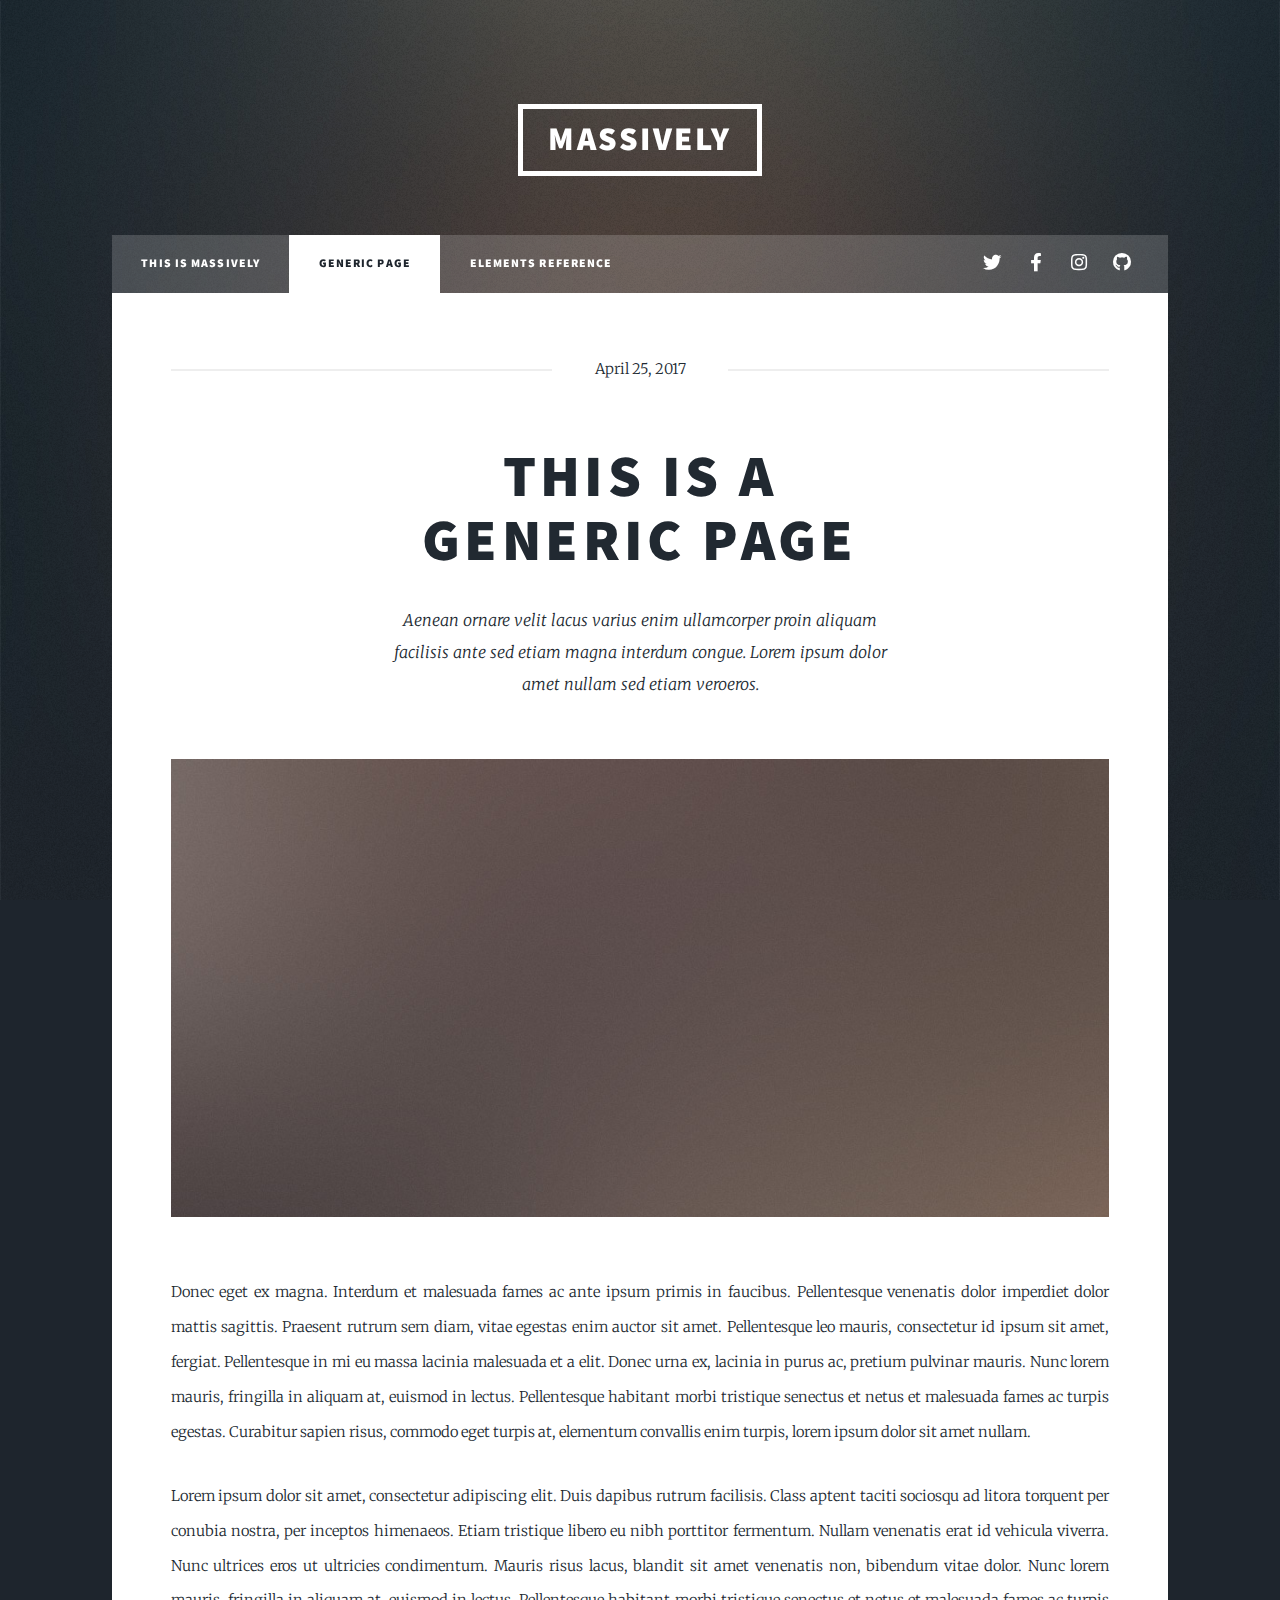
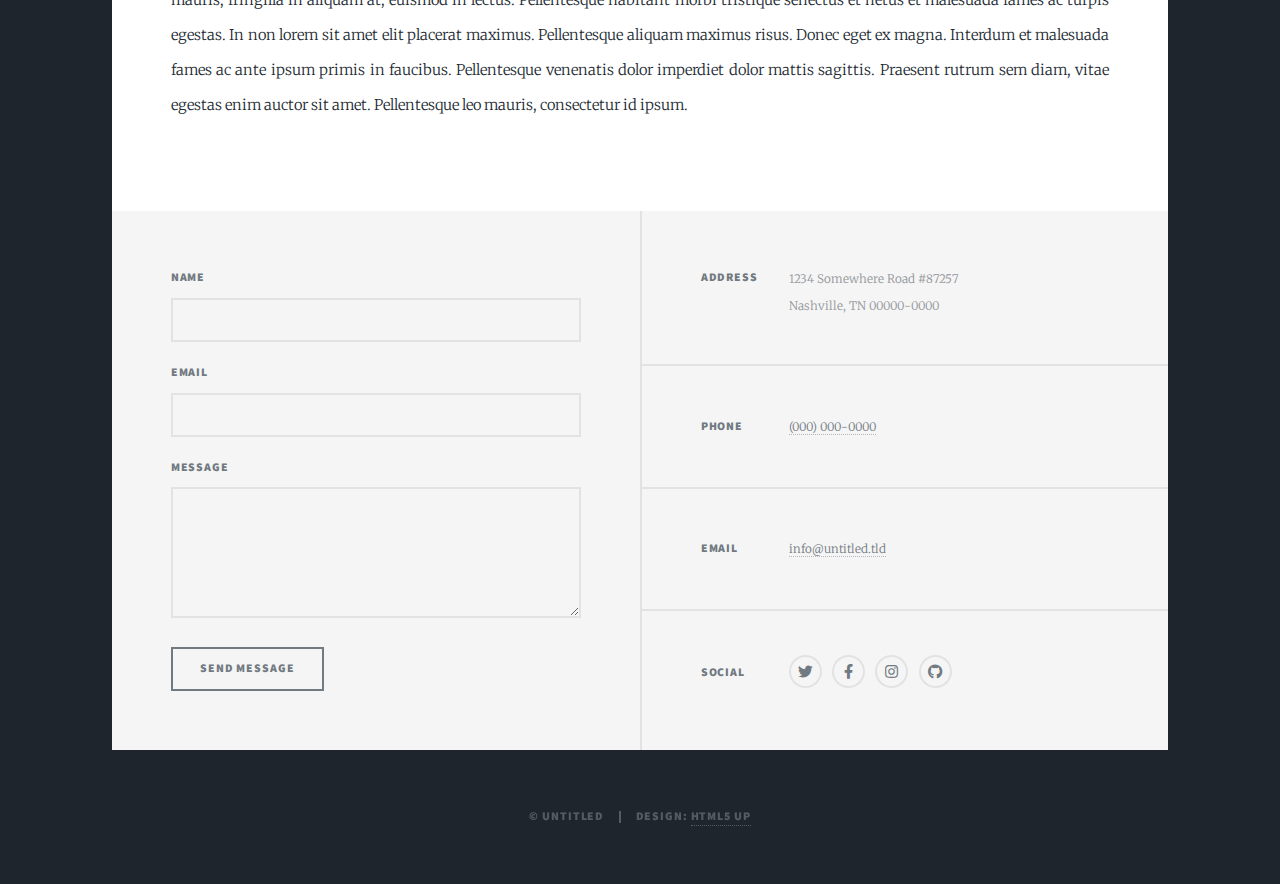
<file: generic.html>
<!DOCTYPE HTML>
<!--
	Massively by HTML5 UP
	html5up.net | @ajlkn
	Free for personal and commercial use under the CCA 3.0 license (html5up.net/license)
-->
<html>
	<head>
		<title>Generic Page - Massively by HTML5 UP</title>
		<meta charset="utf-8" />
		<meta name="viewport" content="width=device-width, initial-scale=1, user-scalable=no" />
		<link rel="stylesheet" href="assets/css/main.css" />
		<noscript><link rel="stylesheet" href="assets/css/noscript.css" /></noscript>
	</head>
	<body class="is-preload">

		<!-- Wrapper -->
			<div id="wrapper">

				<!-- Header -->
					<header id="header">
						<a href="index.html" class="logo">Massively</a>
					</header>

				<!-- Nav -->
					<nav id="nav">
						<ul class="links">
							<li><a href="index.html">This is Massively</a></li>
							<li class="active"><a href="generic.html">Generic Page</a></li>
							<li><a href="elements.html">Elements Reference</a></li>
						</ul>
						<ul class="icons">
							<li><a href="#" class="icon brands fa-twitter"><span class="label">Twitter</span></a></li>
							<li><a href="#" class="icon brands fa-facebook-f"><span class="label">Facebook</span></a></li>
							<li><a href="#" class="icon brands fa-instagram"><span class="label">Instagram</span></a></li>
							<li><a href="#" class="icon brands fa-github"><span class="label">GitHub</span></a></li>
						</ul>
					</nav>

				<!-- Main -->
					<div id="main">

						<!-- Post -->
							<section class="post">
								<header class="major">
									<span class="date">April 25, 2017</span>
									<h1>This is a<br />
									Generic Page</h1>
									<p>Aenean ornare velit lacus varius enim ullamcorper proin aliquam<br />
									facilisis ante sed etiam magna interdum congue. Lorem ipsum dolor<br />
									amet nullam sed etiam veroeros.</p>
								</header>
								<div class="image main"><img src="images/pic01.jpg" alt="" /></div>
								<p>Donec eget ex magna. Interdum et malesuada fames ac ante ipsum primis in faucibus. Pellentesque venenatis dolor imperdiet dolor mattis sagittis. Praesent rutrum sem diam, vitae egestas enim auctor sit amet. Pellentesque leo mauris, consectetur id ipsum sit amet, fergiat. Pellentesque in mi eu massa lacinia malesuada et a elit. Donec urna ex, lacinia in purus ac, pretium pulvinar mauris. Nunc lorem mauris, fringilla in aliquam at, euismod in lectus. Pellentesque habitant morbi tristique senectus et netus et malesuada fames ac turpis egestas. Curabitur sapien risus, commodo eget turpis at, elementum convallis enim turpis, lorem ipsum dolor sit amet nullam.</p>
								<p>Lorem ipsum dolor sit amet, consectetur adipiscing elit. Duis dapibus rutrum facilisis. Class aptent taciti sociosqu ad litora torquent per conubia nostra, per inceptos himenaeos. Etiam tristique libero eu nibh porttitor fermentum. Nullam venenatis erat id vehicula viverra. Nunc ultrices eros ut ultricies condimentum. Mauris risus lacus, blandit sit amet venenatis non, bibendum vitae dolor. Nunc lorem mauris, fringilla in aliquam at, euismod in lectus. Pellentesque habitant morbi tristique senectus et netus et malesuada fames ac turpis egestas. In non lorem sit amet elit placerat maximus. Pellentesque aliquam maximus risus. Donec eget ex magna. Interdum et malesuada fames ac ante ipsum primis in faucibus. Pellentesque venenatis dolor imperdiet dolor mattis sagittis. Praesent rutrum sem diam, vitae egestas enim auctor sit amet. Pellentesque leo mauris, consectetur id ipsum.</p>
							</section>

					</div>

				<!-- Footer -->
					<footer id="footer">
						<section>
							<form method="post" action="#">
								<div class="fields">
									<div class="field">
										<label for="name">Name</label>
										<input type="text" name="name" id="name" />
									</div>
									<div class="field">
										<label for="email">Email</label>
										<input type="text" name="email" id="email" />
									</div>
									<div class="field">
										<label for="message">Message</label>
										<textarea name="message" id="message" rows="3"></textarea>
									</div>
								</div>
								<ul class="actions">
									<li><input type="submit" value="Send Message" /></li>
								</ul>
							</form>
						</section>
						<section class="split contact">
							<section class="alt">
								<h3>Address</h3>
								<p>1234 Somewhere Road #87257<br />
								Nashville, TN 00000-0000</p>
							</section>
							<section>
								<h3>Phone</h3>
								<p><a href="#">(000) 000-0000</a></p>
							</section>
							<section>
								<h3>Email</h3>
								<p><a href="#">info@untitled.tld</a></p>
							</section>
							<section>
								<h3>Social</h3>
								<ul class="icons alt">
									<li><a href="#" class="icon brands alt fa-twitter"><span class="label">Twitter</span></a></li>
									<li><a href="#" class="icon brands alt fa-facebook-f"><span class="label">Facebook</span></a></li>
									<li><a href="#" class="icon brands alt fa-instagram"><span class="label">Instagram</span></a></li>
									<li><a href="#" class="icon brands alt fa-github"><span class="label">GitHub</span></a></li>
								</ul>
							</section>
						</section>
					</footer>

				<!-- Copyright -->
					<div id="copyright">
						<ul><li>&copy; Untitled</li><li>Design: <a href="https://html5up.net">HTML5 UP</a></li></ul>
					</div>

			</div>

		<!-- Scripts -->
			<script src="assets/js/jquery.min.js"></script>
			<script src="assets/js/jquery.scrollex.min.js"></script>
			<script src="assets/js/jquery.scrolly.min.js"></script>
			<script src="assets/js/browser.min.js"></script>
			<script src="assets/js/breakpoints.min.js"></script>
			<script src="assets/js/util.js"></script>
			<script src="assets/js/main.js"></script>

	</body>
</html>
</file>
<file: assets/css/main.css>
@import url(fontawesome-all.min.css);
@import url("https://fonts.googleapis.com/css?family=Merriweather:300,700,300italic,700italic|Source+Sans+Pro:900");

/*
	Massively by HTML5 UP
	html5up.net | @ajlkn
	Free for personal and commercial use under the CCA 3.0 license (html5up.net/license)
*/

html, body, div, span, applet, object,
iframe, h1, h2, h3, h4, h5, h6, p, blockquote,
pre, a, abbr, acronym, address, big, cite,
code, del, dfn, em, img, ins, kbd, q, s, samp,
small, strike, strong, sub, sup, tt, var, b,
u, i, center, dl, dt, dd, ol, ul, li, fieldset,
form, label, legend, table, caption, tbody,
tfoot, thead, tr, th, td, article, aside,
canvas, details, embed, figure, figcaption,
footer, header, hgroup, menu, nav, output, ruby,
section, summary, time, mark, audio, video {
	margin: 0;
	padding: 0;
	border: 0;
	font-size: 100%;
	font: inherit;
	vertical-align: baseline;}

article, aside, details, figcaption, figure,
footer, header, hgroup, menu, nav, section {
	display: block;}

body {
	line-height: 1;
}

ol, ul {
	list-style: none;
}

blockquote, q {
	quotes: none;
}

	blockquote:before, blockquote:after, q:before, q:after {
		content: '';
		content: none;
	}

table {
	border-collapse: collapse;
	border-spacing: 0;
}

body {
	-webkit-text-size-adjust: none;
}

mark {
	background-color: transparent;
	color: inherit;
}

input::-moz-focus-inner {
	border: 0;
	padding: 0;
}

input, select, textarea {
	-moz-appearance: none;
	-webkit-appearance: none;
	-ms-appearance: none;
	appearance: none;
}

/* Basic */

	@-ms-viewport {
		width: device-width;
	}

	body {
		-ms-overflow-style: scrollbar;
	}

	@media screen and (max-width: 480px) {

		html, body {
			min-width: 320px;
		}

	}

	html {
		box-sizing: border-box;
	}

	*, *:before, *:after {
		box-sizing: inherit;
	}

	body {
		background-color: #1e252d;
	}

		body.is-preload *, body.is-preload *:before, body.is-preload *:after {
			-moz-animation: none !important;
			-webkit-animation: none !important;
			-ms-animation: none !important;
			animation: none !important;
			-moz-transition: none !important;
			-webkit-transition: none !important;
			-ms-transition: none !important;
			transition: none !important;
		}

/* Type */

	html {
		font-size: 16pt;
	}

		@media screen and (max-width: 1680px) {

			html {
				font-size: 12pt;
			}

		}

		@media screen and (max-width: 1280px) {

			html {
				font-size: 11pt;
			}

		}

		@media screen and (max-width: 360px) {

			html {
				font-size: 10pt;
			}

		}

	body {
		color: #212931;
	}

	body, input, select, textarea {
		font-family: "Merriweather", Georgia, serif;
		font-weight: 300;
		font-size: 1rem;
		line-height: 2.375;
	}

	a {
		-moz-transition: color 0.2s ease-in-out, background-color 0.2s ease-in-out, border-color 0.2s ease-in-out, box-shadow 0.2s ease-in-out;
		-webkit-transition: color 0.2s ease-in-out, background-color 0.2s ease-in-out, border-color 0.2s ease-in-out, box-shadow 0.2s ease-in-out;
		-ms-transition: color 0.2s ease-in-out, background-color 0.2s ease-in-out, border-color 0.2s ease-in-out, box-shadow 0.2s ease-in-out;
		transition: color 0.2s ease-in-out, background-color 0.2s ease-in-out, border-color 0.2s ease-in-out, box-shadow 0.2s ease-in-out;
		border-bottom: dotted 1px;
		text-decoration: none;
	}

		a:hover {
			border-bottom-color: transparent;
		}

	strong, b {
		font-weight: 600;
	}

	em, i {
		font-style: italic;
	}

	p {
		text-align: justify;
		margin: 0 0 2rem 0;
	}

	h1, h2, h3, h4, h5, h6 {
		font-family: "Source Sans Pro", Helvetica, sans-serif;
		font-weight: 900;
		line-height: 1.5;
		letter-spacing: 0.075em;
		text-transform: uppercase;
		margin: 0 0 1rem 0;
	}

		h1 a, h2 a, h3 a, h4 a, h5 a, h6 a {
			border-bottom: 0;
			color: inherit;
			text-decoration: none;
		}

	h1 {
		font-size: 4rem;
		line-height: 1.1;
		margin: 0 0 2rem 0;
	}

	h2 {
		font-size: 1.75rem;
		line-height: 1.3;
		margin: 0 0 1.5rem 0;
	}

	h3 {
		font-size: 1.25rem;
		margin: 0 0 1.5rem 0;
	}

	h4 {
		font-size: 1rem;
	}

	h5 {
		font-size: 0.9rem;
	}

	h6 {
		font-size: 0.8rem;
	}

	sub {
		font-size: 0.8rem;
		position: relative;
		top: 0.5rem;
	}

	sup {
		font-size: 0.8rem;
		position: relative;
		top: -0.5rem;
	}

	blockquote {
		border-left: solid 4px;
		font-style: italic;
		margin: 0 0 2rem 0;
		padding: 0.5rem 0 0.5rem 2rem;
	}

	code {
		border: solid 2px;
		font-family: "Courier New", monospace;
		font-size: 0.9rem;
		margin: 0 0.25rem;
		padding: 0.25rem 0.65rem;
	}

	pre {
		-webkit-overflow-scrolling: touch;
		font-family: "Courier New", monospace;
		font-size: 0.9rem;
		margin: 0 0 2rem 0;
	}

		pre code {
			display: block;
			line-height: 1.75;
			padding: 1rem 1.5rem;
			overflow-x: auto;
		}

	hr {
		border: 0;
		border-bottom: solid 2px;
		margin: 3rem 0;
	}

		hr.major {
			margin: 5rem 0;
		}

	.align-left {
		text-align: left;
	}

	.align-center {
		text-align: center;
	}

	.align-right {
		text-align: right;
	}

	input, select, textarea {
		color: #212931;
	}

	a {
		color: #212931;
		border-bottom-color: rgba(33, 41, 49, 0.5);
	}

		a:hover {
			border-bottom-color: transparent;
			color: #18bfef !important;
		}

	strong, b {
		color: #212931;
	}

	h1, h2, h3, h4, h5, h6 {
		color: #212931;
	}

	blockquote {
		border-left-color: #eeeeee;
	}

	code {
		background: rgba(220, 220, 220, 0.25);
		border-color: #eeeeee;
	}

	hr {
		border-bottom-color: #eeeeee;
	}

/* Row */

	.row {
		display: flex;
		flex-wrap: wrap;
		box-sizing: border-box;
		align-items: stretch;
	}

		.row > * {
			box-sizing: border-box;
		}

		.row.gtr-uniform > * > :last-child {
			margin-bottom: 0;
		}

		.row.aln-left {
			justify-content: flex-start;
		}

		.row.aln-center {
			justify-content: center;
		}

		.row.aln-right {
			justify-content: flex-end;
		}

		.row.aln-top {
			align-items: flex-start;
		}

		.row.aln-middle {
			align-items: center;
		}

		.row.aln-bottom {
			align-items: flex-end;
		}

		.row > .imp {
			order: -1;
		}

		.row > .col-1 {
			width: 8.33333%;
		}

		.row > .off-1 {
			margin-left: 8.33333%;
		}

		.row > .col-2 {
			width: 16.66667%;
		}

		.row > .off-2 {
			margin-left: 16.66667%;
		}

		.row > .col-3 {
			width: 25%;
		}

		.row > .off-3 {
			margin-left: 25%;
		}

		.row > .col-4 {
			width: 33.33333%;
		}

		.row > .off-4 {
			margin-left: 33.33333%;
		}

		.row > .col-5 {
			width: 41.66667%;
		}

		.row > .off-5 {
			margin-left: 41.66667%;
		}

		.row > .col-6 {
			width: 50%;
		}

		.row > .off-6 {
			margin-left: 50%;
		}

		.row > .col-7 {
			width: 58.33333%;
		}

		.row > .off-7 {
			margin-left: 58.33333%;
		}

		.row > .col-8 {
			width: 66.66667%;
		}

		.row > .off-8 {
			margin-left: 66.66667%;
		}

		.row > .col-9 {
			width: 75%;
		}

		.row > .off-9 {
			margin-left: 75%;
		}

		.row > .col-10 {
			width: 83.33333%;
		}

		.row > .off-10 {
			margin-left: 83.33333%;
		}

		.row > .col-11 {
			width: 91.66667%;
		}

		.row > .off-11 {
			margin-left: 91.66667%;
		}

		.row > .col-12 {
			width: 100%;
		}

		.row > .off-12 {
			margin-left: 100%;
		}

		.row.gtr-0 {
			margin-top: 0;
			margin-left: 0rem;
		}

			.row.gtr-0 > * {
				padding: 0 0 0 0rem;
			}

			.row.gtr-0.gtr-uniform {
				margin-top: 0rem;
			}

				.row.gtr-0.gtr-uniform > * {
					padding-top: 0rem;
				}

		.row.gtr-25 {
			margin-top: 0;
			margin-left: -0.375rem;
		}

			.row.gtr-25 > * {
				padding: 0 0 0 0.375rem;
			}

			.row.gtr-25.gtr-uniform {
				margin-top: -0.375rem;
			}

				.row.gtr-25.gtr-uniform > * {
					padding-top: 0.375rem;
				}

		.row.gtr-50 {
			margin-top: 0;
			margin-left: -0.75rem;
		}

			.row.gtr-50 > * {
				padding: 0 0 0 0.75rem;
			}

			.row.gtr-50.gtr-uniform {
				margin-top: -0.75rem;
			}

				.row.gtr-50.gtr-uniform > * {
					padding-top: 0.75rem;
				}

		.row {
			margin-top: 0;
			margin-left: -1.5rem;
		}

			.row > * {
				padding: 0 0 0 1.5rem;
			}

			.row.gtr-uniform {
				margin-top: -1.5rem;
			}

				.row.gtr-uniform > * {
					padding-top: 1.5rem;
				}

		.row.gtr-150 {
			margin-top: 0;
			margin-left: -2.25rem;
		}

			.row.gtr-150 > * {
				padding: 0 0 0 2.25rem;
			}

			.row.gtr-150.gtr-uniform {
				margin-top: -2.25rem;
			}

				.row.gtr-150.gtr-uniform > * {
					padding-top: 2.25rem;
				}

		.row.gtr-200 {
			margin-top: 0;
			margin-left: -3rem;
		}

			.row.gtr-200 > * {
				padding: 0 0 0 3rem;
			}

			.row.gtr-200.gtr-uniform {
				margin-top: -3rem;
			}

				.row.gtr-200.gtr-uniform > * {
					padding-top: 3rem;
				}

		@media screen and (max-width: 1680px) {

			.row {
				display: flex;
				flex-wrap: wrap;
				box-sizing: border-box;
				align-items: stretch;
			}

				.row > * {
					box-sizing: border-box;
				}

				.row.gtr-uniform > * > :last-child {
					margin-bottom: 0;
				}

				.row.aln-left {
					justify-content: flex-start;
				}

				.row.aln-center {
					justify-content: center;
				}

				.row.aln-right {
					justify-content: flex-end;
				}

				.row.aln-top {
					align-items: flex-start;
				}

				.row.aln-middle {
					align-items: center;
				}

				.row.aln-bottom {
					align-items: flex-end;
				}

				.row > .imp-xlarge {
					order: -1;
				}

				.row > .col-1-xlarge {
					width: 8.33333%;
				}

				.row > .off-1-xlarge {
					margin-left: 8.33333%;
				}

				.row > .col-2-xlarge {
					width: 16.66667%;
				}

				.row > .off-2-xlarge {
					margin-left: 16.66667%;
				}

				.row > .col-3-xlarge {
					width: 25%;
				}

				.row > .off-3-xlarge {
					margin-left: 25%;
				}

				.row > .col-4-xlarge {
					width: 33.33333%;
				}

				.row > .off-4-xlarge {
					margin-left: 33.33333%;
				}

				.row > .col-5-xlarge {
					width: 41.66667%;
				}

				.row > .off-5-xlarge {
					margin-left: 41.66667%;
				}

				.row > .col-6-xlarge {
					width: 50%;
				}

				.row > .off-6-xlarge {
					margin-left: 50%;
				}

				.row > .col-7-xlarge {
					width: 58.33333%;
				}

				.row > .off-7-xlarge {
					margin-left: 58.33333%;
				}

				.row > .col-8-xlarge {
					width: 66.66667%;
				}

				.row > .off-8-xlarge {
					margin-left: 66.66667%;
				}

				.row > .col-9-xlarge {
					width: 75%;
				}

				.row > .off-9-xlarge {
					margin-left: 75%;
				}

				.row > .col-10-xlarge {
					width: 83.33333%;
				}

				.row > .off-10-xlarge {
					margin-left: 83.33333%;
				}

				.row > .col-11-xlarge {
					width: 91.66667%;
				}

				.row > .off-11-xlarge {
					margin-left: 91.66667%;
				}

				.row > .col-12-xlarge {
					width: 100%;
				}

				.row > .off-12-xlarge {
					margin-left: 100%;
				}

				.row.gtr-0 {
					margin-top: 0;
					margin-left: 0rem;
				}

					.row.gtr-0 > * {
						padding: 0 0 0 0rem;
					}

					.row.gtr-0.gtr-uniform {
						margin-top: 0rem;
					}

						.row.gtr-0.gtr-uniform > * {
							padding-top: 0rem;
						}

				.row.gtr-25 {
					margin-top: 0;
					margin-left: -0.375rem;
				}

					.row.gtr-25 > * {
						padding: 0 0 0 0.375rem;
					}

					.row.gtr-25.gtr-uniform {
						margin-top: -0.375rem;
					}

						.row.gtr-25.gtr-uniform > * {
							padding-top: 0.375rem;
						}

				.row.gtr-50 {
					margin-top: 0;
					margin-left: -0.75rem;
				}

					.row.gtr-50 > * {
						padding: 0 0 0 0.75rem;
					}

					.row.gtr-50.gtr-uniform {
						margin-top: -0.75rem;
					}

						.row.gtr-50.gtr-uniform > * {
							padding-top: 0.75rem;
						}

				.row {
					margin-top: 0;
					margin-left: -1.5rem;
				}

					.row > * {
						padding: 0 0 0 1.5rem;
					}

					.row.gtr-uniform {
						margin-top: -1.5rem;
					}

						.row.gtr-uniform > * {
							padding-top: 1.5rem;
						}

				.row.gtr-150 {
					margin-top: 0;
					margin-left: -2.25rem;
				}

					.row.gtr-150 > * {
						padding: 0 0 0 2.25rem;
					}

					.row.gtr-150.gtr-uniform {
						margin-top: -2.25rem;
					}

						.row.gtr-150.gtr-uniform > * {
							padding-top: 2.25rem;
						}

				.row.gtr-200 {
					margin-top: 0;
					margin-left: -3rem;
				}

					.row.gtr-200 > * {
						padding: 0 0 0 3rem;
					}

					.row.gtr-200.gtr-uniform {
						margin-top: -3rem;
					}

						.row.gtr-200.gtr-uniform > * {
							padding-top: 3rem;
						}

		}

		@media screen and (max-width: 1280px) {

			.row {
				display: flex;
				flex-wrap: wrap;
				box-sizing: border-box;
				align-items: stretch;
			}

				.row > * {
					box-sizing: border-box;
				}

				.row.gtr-uniform > * > :last-child {
					margin-bottom: 0;
				}

				.row.aln-left {
					justify-content: flex-start;
				}

				.row.aln-center {
					justify-content: center;
				}

				.row.aln-right {
					justify-content: flex-end;
				}

				.row.aln-top {
					align-items: flex-start;
				}

				.row.aln-middle {
					align-items: center;
				}

				.row.aln-bottom {
					align-items: flex-end;
				}

				.row > .imp-large {
					order: -1;
				}

				.row > .col-1-large {
					width: 8.33333%;
				}

				.row > .off-1-large {
					margin-left: 8.33333%;
				}

				.row > .col-2-large {
					width: 16.66667%;
				}

				.row > .off-2-large {
					margin-left: 16.66667%;
				}

				.row > .col-3-large {
					width: 25%;
				}

				.row > .off-3-large {
					margin-left: 25%;
				}

				.row > .col-4-large {
					width: 33.33333%;
				}

				.row > .off-4-large {
					margin-left: 33.33333%;
				}

				.row > .col-5-large {
					width: 41.66667%;
				}

				.row > .off-5-large {
					margin-left: 41.66667%;
				}

				.row > .col-6-large {
					width: 50%;
				}

				.row > .off-6-large {
					margin-left: 50%;
				}

				.row > .col-7-large {
					width: 58.33333%;
				}

				.row > .off-7-large {
					margin-left: 58.33333%;
				}

				.row > .col-8-large {
					width: 66.66667%;
				}

				.row > .off-8-large {
					margin-left: 66.66667%;
				}

				.row > .col-9-large {
					width: 75%;
				}

				.row > .off-9-large {
					margin-left: 75%;
				}

				.row > .col-10-large {
					width: 83.33333%;
				}

				.row > .off-10-large {
					margin-left: 83.33333%;
				}

				.row > .col-11-large {
					width: 91.66667%;
				}

				.row > .off-11-large {
					margin-left: 91.66667%;
				}

				.row > .col-12-large {
					width: 100%;
				}

				.row > .off-12-large {
					margin-left: 100%;
				}

				.row.gtr-0 {
					margin-top: 0;
					margin-left: 0rem;
				}

					.row.gtr-0 > * {
						padding: 0 0 0 0rem;
					}

					.row.gtr-0.gtr-uniform {
						margin-top: 0rem;
					}

						.row.gtr-0.gtr-uniform > * {
							padding-top: 0rem;
						}

				.row.gtr-25 {
					margin-top: 0;
					margin-left: -0.375rem;
				}

					.row.gtr-25 > * {
						padding: 0 0 0 0.375rem;
					}

					.row.gtr-25.gtr-uniform {
						margin-top: -0.375rem;
					}

						.row.gtr-25.gtr-uniform > * {
							padding-top: 0.375rem;
						}

				.row.gtr-50 {
					margin-top: 0;
					margin-left: -0.75rem;
				}

					.row.gtr-50 > * {
						padding: 0 0 0 0.75rem;
					}

					.row.gtr-50.gtr-uniform {
						margin-top: -0.75rem;
					}

						.row.gtr-50.gtr-uniform > * {
							padding-top: 0.75rem;
						}

				.row {
					margin-top: 0;
					margin-left: -1.5rem;
				}

					.row > * {
						padding: 0 0 0 1.5rem;
					}

					.row.gtr-uniform {
						margin-top: -1.5rem;
					}

						.row.gtr-uniform > * {
							padding-top: 1.5rem;
						}

				.row.gtr-150 {
					margin-top: 0;
					margin-left: -2.25rem;
				}

					.row.gtr-150 > * {
						padding: 0 0 0 2.25rem;
					}

					.row.gtr-150.gtr-uniform {
						margin-top: -2.25rem;
					}

						.row.gtr-150.gtr-uniform > * {
							padding-top: 2.25rem;
						}

				.row.gtr-200 {
					margin-top: 0;
					margin-left: -3rem;
				}

					.row.gtr-200 > * {
						padding: 0 0 0 3rem;
					}

					.row.gtr-200.gtr-uniform {
						margin-top: -3rem;
					}

						.row.gtr-200.gtr-uniform > * {
							padding-top: 3rem;
						}

		}

		@media screen and (max-width: 980px) {

			.row {
				display: flex;
				flex-wrap: wrap;
				box-sizing: border-box;
				align-items: stretch;
			}

				.row > * {
					box-sizing: border-box;
				}

				.row.gtr-uniform > * > :last-child {
					margin-bottom: 0;
				}

				.row.aln-left {
					justify-content: flex-start;
				}

				.row.aln-center {
					justify-content: center;
				}

				.row.aln-right {
					justify-content: flex-end;
				}

				.row.aln-top {
					align-items: flex-start;
				}

				.row.aln-middle {
					align-items: center;
				}

				.row.aln-bottom {
					align-items: flex-end;
				}

				.row > .imp-medium {
					order: -1;
				}

				.row > .col-1-medium {
					width: 8.33333%;
				}

				.row > .off-1-medium {
					margin-left: 8.33333%;
				}

				.row > .col-2-medium {
					width: 16.66667%;
				}

				.row > .off-2-medium {
					margin-left: 16.66667%;
				}

				.row > .col-3-medium {
					width: 25%;
				}

				.row > .off-3-medium {
					margin-left: 25%;
				}

				.row > .col-4-medium {
					width: 33.33333%;
				}

				.row > .off-4-medium {
					margin-left: 33.33333%;
				}

				.row > .col-5-medium {
					width: 41.66667%;
				}

				.row > .off-5-medium {
					margin-left: 41.66667%;
				}

				.row > .col-6-medium {
					width: 50%;
				}

				.row > .off-6-medium {
					margin-left: 50%;
				}

				.row > .col-7-medium {
					width: 58.33333%;
				}

				.row > .off-7-medium {
					margin-left: 58.33333%;
				}

				.row > .col-8-medium {
					width: 66.66667%;
				}

				.row > .off-8-medium {
					margin-left: 66.66667%;
				}

				.row > .col-9-medium {
					width: 75%;
				}

				.row > .off-9-medium {
					margin-left: 75%;
				}

				.row > .col-10-medium {
					width: 83.33333%;
				}

				.row > .off-10-medium {
					margin-left: 83.33333%;
				}

				.row > .col-11-medium {
					width: 91.66667%;
				}

				.row > .off-11-medium {
					margin-left: 91.66667%;
				}

				.row > .col-12-medium {
					width: 100%;
				}

				.row > .off-12-medium {
					margin-left: 100%;
				}

				.row.gtr-0 {
					margin-top: 0;
					margin-left: 0rem;
				}

					.row.gtr-0 > * {
						padding: 0 0 0 0rem;
					}

					.row.gtr-0.gtr-uniform {
						margin-top: 0rem;
					}

						.row.gtr-0.gtr-uniform > * {
							padding-top: 0rem;
						}

				.row.gtr-25 {
					margin-top: 0;
					margin-left: -0.375rem;
				}

					.row.gtr-25 > * {
						padding: 0 0 0 0.375rem;
					}

					.row.gtr-25.gtr-uniform {
						margin-top: -0.375rem;
					}

						.row.gtr-25.gtr-uniform > * {
							padding-top: 0.375rem;
						}

				.row.gtr-50 {
					margin-top: 0;
					margin-left: -0.75rem;
				}

					.row.gtr-50 > * {
						padding: 0 0 0 0.75rem;
					}

					.row.gtr-50.gtr-uniform {
						margin-top: -0.75rem;
					}

						.row.gtr-50.gtr-uniform > * {
							padding-top: 0.75rem;
						}

				.row {
					margin-top: 0;
					margin-left: -1.5rem;
				}

					.row > * {
						padding: 0 0 0 1.5rem;
					}

					.row.gtr-uniform {
						margin-top: -1.5rem;
					}

						.row.gtr-uniform > * {
							padding-top: 1.5rem;
						}

				.row.gtr-150 {
					margin-top: 0;
					margin-left: -2.25rem;
				}

					.row.gtr-150 > * {
						padding: 0 0 0 2.25rem;
					}

					.row.gtr-150.gtr-uniform {
						margin-top: -2.25rem;
					}

						.row.gtr-150.gtr-uniform > * {
							padding-top: 2.25rem;
						}

				.row.gtr-200 {
					margin-top: 0;
					margin-left: -3rem;
				}

					.row.gtr-200 > * {
						padding: 0 0 0 3rem;
					}

					.row.gtr-200.gtr-uniform {
						margin-top: -3rem;
					}

						.row.gtr-200.gtr-uniform > * {
							padding-top: 3rem;
						}

		}

		@media screen and (max-width: 736px) {

			.row {
				display: flex;
				flex-wrap: wrap;
				box-sizing: border-box;
				align-items: stretch;
			}

				.row > * {
					box-sizing: border-box;
				}

				.row.gtr-uniform > * > :last-child {
					margin-bottom: 0;
				}

				.row.aln-left {
					justify-content: flex-start;
				}

				.row.aln-center {
					justify-content: center;
				}

				.row.aln-right {
					justify-content: flex-end;
				}

				.row.aln-top {
					align-items: flex-start;
				}

				.row.aln-middle {
					align-items: center;
				}

				.row.aln-bottom {
					align-items: flex-end;
				}

				.row > .imp-small {
					order: -1;
				}

				.row > .col-1-small {
					width: 8.33333%;
				}

				.row > .off-1-small {
					margin-left: 8.33333%;
				}

				.row > .col-2-small {
					width: 16.66667%;
				}

				.row > .off-2-small {
					margin-left: 16.66667%;
				}

				.row > .col-3-small {
					width: 25%;
				}

				.row > .off-3-small {
					margin-left: 25%;
				}

				.row > .col-4-small {
					width: 33.33333%;
				}

				.row > .off-4-small {
					margin-left: 33.33333%;
				}

				.row > .col-5-small {
					width: 41.66667%;
				}

				.row > .off-5-small {
					margin-left: 41.66667%;
				}

				.row > .col-6-small {
					width: 50%;
				}

				.row > .off-6-small {
					margin-left: 50%;
				}

				.row > .col-7-small {
					width: 58.33333%;
				}

				.row > .off-7-small {
					margin-left: 58.33333%;
				}

				.row > .col-8-small {
					width: 66.66667%;
				}

				.row > .off-8-small {
					margin-left: 66.66667%;
				}

				.row > .col-9-small {
					width: 75%;
				}

				.row > .off-9-small {
					margin-left: 75%;
				}

				.row > .col-10-small {
					width: 83.33333%;
				}

				.row > .off-10-small {
					margin-left: 83.33333%;
				}

				.row > .col-11-small {
					width: 91.66667%;
				}

				.row > .off-11-small {
					margin-left: 91.66667%;
				}

				.row > .col-12-small {
					width: 100%;
				}

				.row > .off-12-small {
					margin-left: 100%;
				}

				.row.gtr-0 {
					margin-top: 0;
					margin-left: 0rem;
				}

					.row.gtr-0 > * {
						padding: 0 0 0 0rem;
					}

					.row.gtr-0.gtr-uniform {
						margin-top: 0rem;
					}

						.row.gtr-0.gtr-uniform > * {
							padding-top: 0rem;
						}

				.row.gtr-25 {
					margin-top: 0;
					margin-left: -0.375rem;
				}

					.row.gtr-25 > * {
						padding: 0 0 0 0.375rem;
					}

					.row.gtr-25.gtr-uniform {
						margin-top: -0.375rem;
					}

						.row.gtr-25.gtr-uniform > * {
							padding-top: 0.375rem;
						}

				.row.gtr-50 {
					margin-top: 0;
					margin-left: -0.75rem;
				}

					.row.gtr-50 > * {
						padding: 0 0 0 0.75rem;
					}

					.row.gtr-50.gtr-uniform {
						margin-top: -0.75rem;
					}

						.row.gtr-50.gtr-uniform > * {
							padding-top: 0.75rem;
						}

				.row {
					margin-top: 0;
					margin-left: -1.5rem;
				}

					.row > * {
						padding: 0 0 0 1.5rem;
					}

					.row.gtr-uniform {
						margin-top: -1.5rem;
					}

						.row.gtr-uniform > * {
							padding-top: 1.5rem;
						}

				.row.gtr-150 {
					margin-top: 0;
					margin-left: -2.25rem;
				}

					.row.gtr-150 > * {
						padding: 0 0 0 2.25rem;
					}

					.row.gtr-150.gtr-uniform {
						margin-top: -2.25rem;
					}

						.row.gtr-150.gtr-uniform > * {
							padding-top: 2.25rem;
						}

				.row.gtr-200 {
					margin-top: 0;
					margin-left: -3rem;
				}

					.row.gtr-200 > * {
						padding: 0 0 0 3rem;
					}

					.row.gtr-200.gtr-uniform {
						margin-top: -3rem;
					}

						.row.gtr-200.gtr-uniform > * {
							padding-top: 3rem;
						}

		}

		@media screen and (max-width: 480px) {

			.row {
				display: flex;
				flex-wrap: wrap;
				box-sizing: border-box;
				align-items: stretch;
			}

				.row > * {
					box-sizing: border-box;
				}

				.row.gtr-uniform > * > :last-child {
					margin-bottom: 0;
				}

				.row.aln-left {
					justify-content: flex-start;
				}

				.row.aln-center {
					justify-content: center;
				}

				.row.aln-right {
					justify-content: flex-end;
				}

				.row.aln-top {
					align-items: flex-start;
				}

				.row.aln-middle {
					align-items: center;
				}

				.row.aln-bottom {
					align-items: flex-end;
				}

				.row > .imp-xsmall {
					order: -1;
				}

				.row > .col-1-xsmall {
					width: 8.33333%;
				}

				.row > .off-1-xsmall {
					margin-left: 8.33333%;
				}

				.row > .col-2-xsmall {
					width: 16.66667%;
				}

				.row > .off-2-xsmall {
					margin-left: 16.66667%;
				}

				.row > .col-3-xsmall {
					width: 25%;
				}

				.row > .off-3-xsmall {
					margin-left: 25%;
				}

				.row > .col-4-xsmall {
					width: 33.33333%;
				}

				.row > .off-4-xsmall {
					margin-left: 33.33333%;
				}

				.row > .col-5-xsmall {
					width: 41.66667%;
				}

				.row > .off-5-xsmall {
					margin-left: 41.66667%;
				}

				.row > .col-6-xsmall {
					width: 50%;
				}

				.row > .off-6-xsmall {
					margin-left: 50%;
				}

				.row > .col-7-xsmall {
					width: 58.33333%;
				}

				.row > .off-7-xsmall {
					margin-left: 58.33333%;
				}

				.row > .col-8-xsmall {
					width: 66.66667%;
				}

				.row > .off-8-xsmall {
					margin-left: 66.66667%;
				}

				.row > .col-9-xsmall {
					width: 75%;
				}

				.row > .off-9-xsmall {
					margin-left: 75%;
				}

				.row > .col-10-xsmall {
					width: 83.33333%;
				}

				.row > .off-10-xsmall {
					margin-left: 83.33333%;
				}

				.row > .col-11-xsmall {
					width: 91.66667%;
				}

				.row > .off-11-xsmall {
					margin-left: 91.66667%;
				}

				.row > .col-12-xsmall {
					width: 100%;
				}

				.row > .off-12-xsmall {
					margin-left: 100%;
				}

				.row.gtr-0 {
					margin-top: 0;
					margin-left: 0rem;
				}

					.row.gtr-0 > * {
						padding: 0 0 0 0rem;
					}

					.row.gtr-0.gtr-uniform {
						margin-top: 0rem;
					}

						.row.gtr-0.gtr-uniform > * {
							padding-top: 0rem;
						}

				.row.gtr-25 {
					margin-top: 0;
					margin-left: -0.375rem;
				}

					.row.gtr-25 > * {
						padding: 0 0 0 0.375rem;
					}

					.row.gtr-25.gtr-uniform {
						margin-top: -0.375rem;
					}

						.row.gtr-25.gtr-uniform > * {
							padding-top: 0.375rem;
						}

				.row.gtr-50 {
					margin-top: 0;
					margin-left: -0.75rem;
				}

					.row.gtr-50 > * {
						padding: 0 0 0 0.75rem;
					}

					.row.gtr-50.gtr-uniform {
						margin-top: -0.75rem;
					}

						.row.gtr-50.gtr-uniform > * {
							padding-top: 0.75rem;
						}

				.row {
					margin-top: 0;
					margin-left: -1.5rem;
				}

					.row > * {
						padding: 0 0 0 1.5rem;
					}

					.row.gtr-uniform {
						margin-top: -1.5rem;
					}

						.row.gtr-uniform > * {
							padding-top: 1.5rem;
						}

				.row.gtr-150 {
					margin-top: 0;
					margin-left: -2.25rem;
				}

					.row.gtr-150 > * {
						padding: 0 0 0 2.25rem;
					}

					.row.gtr-150.gtr-uniform {
						margin-top: -2.25rem;
					}

						.row.gtr-150.gtr-uniform > * {
							padding-top: 2.25rem;
						}

				.row.gtr-200 {
					margin-top: 0;
					margin-left: -3rem;
				}

					.row.gtr-200 > * {
						padding: 0 0 0 3rem;
					}

					.row.gtr-200.gtr-uniform {
						margin-top: -3rem;
					}

						.row.gtr-200.gtr-uniform > * {
							padding-top: 3rem;
						}

		}

		@media screen and (max-width: 360px) {

			.row {
				display: flex;
				flex-wrap: wrap;
				box-sizing: border-box;
				align-items: stretch;
			}

				.row > * {
					box-sizing: border-box;
				}

				.row.gtr-uniform > * > :last-child {
					margin-bottom: 0;
				}

				.row.aln-left {
					justify-content: flex-start;
				}

				.row.aln-center {
					justify-content: center;
				}

				.row.aln-right {
					justify-content: flex-end;
				}

				.row.aln-top {
					align-items: flex-start;
				}

				.row.aln-middle {
					align-items: center;
				}

				.row.aln-bottom {
					align-items: flex-end;
				}

				.row > .imp-xxsmall {
					order: -1;
				}

				.row > .col-1-xxsmall {
					width: 8.33333%;
				}

				.row > .off-1-xxsmall {
					margin-left: 8.33333%;
				}

				.row > .col-2-xxsmall {
					width: 16.66667%;
				}

				.row > .off-2-xxsmall {
					margin-left: 16.66667%;
				}

				.row > .col-3-xxsmall {
					width: 25%;
				}

				.row > .off-3-xxsmall {
					margin-left: 25%;
				}

				.row > .col-4-xxsmall {
					width: 33.33333%;
				}

				.row > .off-4-xxsmall {
					margin-left: 33.33333%;
				}

				.row > .col-5-xxsmall {
					width: 41.66667%;
				}

				.row > .off-5-xxsmall {
					margin-left: 41.66667%;
				}

				.row > .col-6-xxsmall {
					width: 50%;
				}

				.row > .off-6-xxsmall {
					margin-left: 50%;
				}

				.row > .col-7-xxsmall {
					width: 58.33333%;
				}

				.row > .off-7-xxsmall {
					margin-left: 58.33333%;
				}

				.row > .col-8-xxsmall {
					width: 66.66667%;
				}

				.row > .off-8-xxsmall {
					margin-left: 66.66667%;
				}

				.row > .col-9-xxsmall {
					width: 75%;
				}

				.row > .off-9-xxsmall {
					margin-left: 75%;
				}

				.row > .col-10-xxsmall {
					width: 83.33333%;
				}

				.row > .off-10-xxsmall {
					margin-left: 83.33333%;
				}

				.row > .col-11-xxsmall {
					width: 91.66667%;
				}

				.row > .off-11-xxsmall {
					margin-left: 91.66667%;
				}

				.row > .col-12-xxsmall {
					width: 100%;
				}

				.row > .off-12-xxsmall {
					margin-left: 100%;
				}

				.row.gtr-0 {
					margin-top: 0;
					margin-left: 0rem;
				}

					.row.gtr-0 > * {
						padding: 0 0 0 0rem;
					}

					.row.gtr-0.gtr-uniform {
						margin-top: 0rem;
					}

						.row.gtr-0.gtr-uniform > * {
							padding-top: 0rem;
						}

				.row.gtr-25 {
					margin-top: 0;
					margin-left: -0.375rem;
				}

					.row.gtr-25 > * {
						padding: 0 0 0 0.375rem;
					}

					.row.gtr-25.gtr-uniform {
						margin-top: -0.375rem;
					}

						.row.gtr-25.gtr-uniform > * {
							padding-top: 0.375rem;
						}

				.row.gtr-50 {
					margin-top: 0;
					margin-left: -0.75rem;
				}

					.row.gtr-50 > * {
						padding: 0 0 0 0.75rem;
					}

					.row.gtr-50.gtr-uniform {
						margin-top: -0.75rem;
					}

						.row.gtr-50.gtr-uniform > * {
							padding-top: 0.75rem;
						}

				.row {
					margin-top: 0;
					margin-left: -1.5rem;
				}

					.row > * {
						padding: 0 0 0 1.5rem;
					}

					.row.gtr-uniform {
						margin-top: -1.5rem;
					}

						.row.gtr-uniform > * {
							padding-top: 1.5rem;
						}

				.row.gtr-150 {
					margin-top: 0;
					margin-left: -2.25rem;
				}

					.row.gtr-150 > * {
						padding: 0 0 0 2.25rem;
					}

					.row.gtr-150.gtr-uniform {
						margin-top: -2.25rem;
					}

						.row.gtr-150.gtr-uniform > * {
							padding-top: 2.25rem;
						}

				.row.gtr-200 {
					margin-top: 0;
					margin-left: -3rem;
				}

					.row.gtr-200 > * {
						padding: 0 0 0 3rem;
					}

					.row.gtr-200.gtr-uniform {
						margin-top: -3rem;
					}

						.row.gtr-200.gtr-uniform > * {
							padding-top: 3rem;
						}

		}

/* Box */

	.box {
		border: solid 2px;
		margin-bottom: 2rem;
		padding: 1.5rem;
	}

		.box > :last-child,
		.box > :last-child > :last-child,
		.box > :last-child > :last-child > :last-child {
			margin-bottom: 0;
		}

		.box.alt {
			border: 0;
			border-radius: 0;
			padding: 0;
		}

	.box {
		border-color: #eeeeee;
	}

/* Button */

	input[type="submit"],
	input[type="reset"],
	input[type="button"],
	button,
	.button {
		-moz-appearance: none;
		-webkit-appearance: none;
		-ms-appearance: none;
		appearance: none;
		-moz-transition: background-color 0.2s ease-in-out, box-shadow 0.2s ease-in-out, color 0.2s ease-in-out;
		-webkit-transition: background-color 0.2s ease-in-out, box-shadow 0.2s ease-in-out, color 0.2s ease-in-out;
		-ms-transition: background-color 0.2s ease-in-out, box-shadow 0.2s ease-in-out, color 0.2s ease-in-out;
		transition: background-color 0.2s ease-in-out, box-shadow 0.2s ease-in-out, color 0.2s ease-in-out;
		border: 0;
		border-radius: 0;
		cursor: pointer;
		display: inline-block;
		font-family: "Source Sans Pro", Helvetica, sans-serif;
		font-size: 0.8rem;
		font-weight: 900;
		letter-spacing: 0.075em;
		height: 3rem;
		line-height: 3rem;
		padding: 0 2rem;
		text-align: center;
		text-decoration: none;
		text-transform: uppercase;
		white-space: nowrap;
	}

		input[type="submit"].icon:before,
		input[type="reset"].icon:before,
		input[type="button"].icon:before,
		button.icon:before,
		.button.icon:before {
			margin-right: 0.5rem;
		}

		input[type="submit"].icon.solo,
		input[type="reset"].icon.solo,
		input[type="button"].icon.solo,
		button.icon.solo,
		.button.icon.solo {
			position: relative;
			width: 4rem;
			height: 4rem;
			line-height: 4rem;
			border-radius: 4rem;
			text-indent: 4rem;
			overflow: hidden;
			padding: 0;
			white-space: nowrap;
		}

			input[type="submit"].icon.solo:before,
			input[type="reset"].icon.solo:before,
			input[type="button"].icon.solo:before,
			button.icon.solo:before,
			.button.icon.solo:before {
				position: absolute;
				display: block;
				top: 0;
				left: 0;
				width: inherit;
				height: inherit;
				line-height: inherit;
				font-size: 1.25rem;
				margin-right: 0;
				text-align: center;
				text-indent: 0;
			}

		input[type="submit"].fit,
		input[type="reset"].fit,
		input[type="button"].fit,
		button.fit,
		.button.fit {
			width: 100%;
		}

		input[type="submit"].small,
		input[type="reset"].small,
		input[type="button"].small,
		button.small,
		.button.small {
			font-size: 0.7rem;
			height: 2.5rem;
			line-height: 2.5rem;
			padding: 0 1.5rem;
		}

		input[type="submit"].large,
		input[type="reset"].large,
		input[type="button"].large,
		button.large,
		.button.large {
			font-size: 0.9rem;
			height: 3.5rem;
			line-height: 3.5rem;
			padding: 0 2.75rem;
		}

		@media screen and (max-width: 980px) {

			input[type="submit"],
			input[type="reset"],
			input[type="button"],
			button,
			.button {
				font-size: 0.9rem;
				height: 3.25rem;
				line-height: 3.25rem;
			}

				input[type="submit"].large,
				input[type="reset"].large,
				input[type="button"].large,
				button.large,
				.button.large {
					font-size: 1rem;
					height: 3.75rem;
					line-height: 3.75rem;
				}

		}

		input[type="submit"].disabled, input[type="submit"]:disabled,
		input[type="reset"].disabled,
		input[type="reset"]:disabled,
		input[type="button"].disabled,
		input[type="button"]:disabled,
		button.disabled,
		button:disabled,
		.button.disabled,
		.button:disabled {
			pointer-events: none;
			opacity: 0.25;
		}

	input[type="submit"],
	input[type="reset"],
	input[type="button"],
	button,
	.button {
		background-color: transparent;
		box-shadow: inset 0 0 0 2px #212931;
		color: #212931 !important;
	}

		input[type="submit"]:hover,
		input[type="reset"]:hover,
		input[type="button"]:hover,
		button:hover,
		.button:hover {
			box-shadow: inset 0 0 0 2px #18bfef;
			color: #18bfef !important;
		}

		input[type="submit"].primary,
		input[type="reset"].primary,
		input[type="button"].primary,
		button.primary,
		.button.primary {
			background-color: #212931;
			box-shadow: none;
			color: #ffffff !important;
		}

			input[type="submit"].primary:hover,
			input[type="reset"].primary:hover,
			input[type="button"].primary:hover,
			button.primary:hover,
			.button.primary:hover {
				background-color: #18bfef;
			}

/* Form */

	form {
		margin: 0 0 2rem 0;
	}

		form > :last-child {
			margin-bottom: 0;
		}

		form > .fields {
			display: -moz-flex;
			display: -webkit-flex;
			display: -ms-flex;
			display: flex;
			-moz-flex-wrap: wrap;
			-webkit-flex-wrap: wrap;
			-ms-flex-wrap: wrap;
			flex-wrap: wrap;
			width: calc(100% + 3rem);
			margin: -1.5rem 0 2rem -1.5rem;
		}

			form > .fields > .field {
				-moz-flex-grow: 0;
				-webkit-flex-grow: 0;
				-ms-flex-grow: 0;
				flex-grow: 0;
				-moz-flex-shrink: 0;
				-webkit-flex-shrink: 0;
				-ms-flex-shrink: 0;
				flex-shrink: 0;
				padding: 1.5rem 0 0 1.5rem;
				width: calc(100% - 1.5rem);
			}

				form > .fields > .field.half {
					width: calc(50% - 0.75rem);
				}

				form > .fields > .field.third {
					width: calc(100%/3 - 0.5rem);
				}

				form > .fields > .field.quarter {
					width: calc(25% - 0.375rem);
				}

		@media screen and (max-width: 480px) {

			form > .fields {
				width: calc(100% + 3rem);
				margin: -1.5rem 0 2rem -1.5rem;
			}

				form > .fields > .field {
					padding: 1.5rem 0 0 1.5rem;
					width: calc(100% - 1.5rem);
				}

					form > .fields > .field.half {
						width: calc(100% - 1.5rem);
					}

					form > .fields > .field.third {
						width: calc(100% - 1.5rem);
					}

					form > .fields > .field.quarter {
						width: calc(100% - 1.5rem);
					}

		}

	label {
		display: block;
		font-family: "Source Sans Pro", Helvetica, sans-serif;
		font-weight: 900;
		line-height: 1.5;
		letter-spacing: 0.075em;
		font-size: 0.8rem;
		text-transform: uppercase;
		margin: 0 0 0.75rem 0;
	}

		@media screen and (max-width: 980px) {

			label {
				font-size: 0.9rem;
			}

		}

	input[type="text"],
	input[type="password"],
	input[type="email"],
	select,
	textarea {
		-moz-appearance: none;
		-webkit-appearance: none;
		-ms-appearance: none;
		appearance: none;
		background: transparent;
		border-radius: 0;
		border: solid 2px;
		color: inherit;
		display: block;
		outline: 0;
		padding: 0 1rem;
		text-decoration: none;
		width: 100%;
	}

		input[type="text"]:invalid,
		input[type="password"]:invalid,
		input[type="email"]:invalid,
		select:invalid,
		textarea:invalid {
			box-shadow: none;
		}

	select {
		background-size: 1.25rem;
		background-repeat: no-repeat;
		background-position: calc(100% - 1rem) center;
		height: 3rem;
		padding-right: 3rem;
		text-overflow: ellipsis;
	}

		select:focus::-ms-value {
			background-color: transparent;
		}

		select::-ms-expand {
			display: none;
		}

	input[type="text"],
	input[type="password"],
	input[type="email"],
	select {
		height: 3rem;
	}

	textarea {
		padding: 0.75rem 1rem;
	}

	input[type="checkbox"],
	input[type="radio"] {
		-moz-appearance: none;
		-webkit-appearance: none;
		-ms-appearance: none;
		appearance: none;
		display: block;
		float: left;
		margin-right: -2rem;
		opacity: 0;
		width: 1rem;
		z-index: -1;
	}

		input[type="checkbox"] + label,
		input[type="radio"] + label {
			text-decoration: none;
			cursor: pointer;
			display: inline-block;
			font-size: 1rem;
			letter-spacing: 0;
			font-family: "Merriweather", Georgia, serif;
			text-transform: none;
			font-weight: 300;
			padding-left: 2.8rem;
			padding-right: 1rem;
			position: relative;
		}

			input[type="checkbox"] + label:before,
			input[type="radio"] + label:before {
				-moz-osx-font-smoothing: grayscale;
				-webkit-font-smoothing: antialiased;
				display: inline-block;
				font-style: normal;
				font-variant: normal;
				text-rendering: auto;
				line-height: 1;
				text-transform: none !important;
				font-family: 'Font Awesome 5 Free';
				font-weight: 900;
			}

			input[type="checkbox"] + label:before,
			input[type="radio"] + label:before {
				border-radius: 0;
				border: solid 2px;
				content: '';
				display: inline-block;
				font-size: 0.8rem;
				height: 1.8rem;
				left: 0;
				line-height: 1.65rem;
				position: absolute;
				text-align: center;
				top: -0.125rem;
				width: 1.8rem;
			}

		input[type="checkbox"]:checked + label:before,
		input[type="radio"]:checked + label:before {
			content: '\f00c';
		}

	input[type="checkbox"] + label:before {
		border-radius: 0;
	}

	input[type="radio"] + label:before {
		border-radius: 100%;
	}

	::-webkit-input-placeholder {
		opacity: 1.0;
	}

	:-moz-placeholder {
		opacity: 1.0;
	}

	::-moz-placeholder {
		opacity: 1.0;
	}

	:-ms-input-placeholder {
		opacity: 1.0;
	}

	label {
		color: #212931;
	}

	input[type="text"],
	input[type="password"],
	input[type="email"],
	select,
	textarea {
		border-color: #eeeeee;
	}

		input[type="text"]:focus,
		input[type="password"]:focus,
		input[type="email"]:focus,
		select:focus,
		textarea:focus {
			border-color: #18bfef;
		}

	select {
		background-image: url("data:image/svg+xml;charset=utf8,%3Csvg xmlns='http://www.w3.org/2000/svg' width='40' height='40' preserveAspectRatio='none' viewBox='0 0 40 40'%3E%3Cpath d='M9.4,12.3l10.4,10.4l10.4-10.4c0.2-0.2,0.5-0.4,0.9-0.4c0.3,0,0.6,0.1,0.9,0.4l3.3,3.3c0.2,0.2,0.4,0.5,0.4,0.9 c0,0.4-0.1,0.6-0.4,0.9L20.7,31.9c-0.2,0.2-0.5,0.4-0.9,0.4c-0.3,0-0.6-0.1-0.9-0.4L4.3,17.3c-0.2-0.2-0.4-0.5-0.4-0.9 c0-0.4,0.1-0.6,0.4-0.9l3.3-3.3c0.2-0.2,0.5-0.4,0.9-0.4S9.1,12.1,9.4,12.3z' fill='%23eeeeee' /%3E%3C/svg%3E");
	}

		select option {
			background-color: #ffffff;
			color: #212931;
		}

	.select-wrapper:before {
		color: #eeeeee;
	}

	input[type="checkbox"] + label,
	input[type="radio"] + label {
		color: #212931;
	}

		input[type="checkbox"] + label:before,
		input[type="radio"] + label:before {
			border-color: #eeeeee;
		}

	input[type="checkbox"]:checked + label:before,
	input[type="radio"]:checked + label:before {
		background-color: #212931;
		border-color: #212931;
		color: #ffffff;
	}

	input[type="checkbox"]:focus + label:before,
	input[type="radio"]:focus + label:before {
		border-color: #18bfef;
	}

	::-webkit-input-placeholder {
		color: #909498 !important;
	}

	:-moz-placeholder {
		color: #909498 !important;
	}

	::-moz-placeholder {
		color: #909498 !important;
	}

	:-ms-input-placeholder {
		color: #909498 !important;
	}

	.formerize-placeholder {
		color: #909498 !important;
	}

/* Icon */

	.icon {
		text-decoration: none;
		border-bottom: none;
		position: relative;
	}

		.icon:before {
			-moz-osx-font-smoothing: grayscale;
			-webkit-font-smoothing: antialiased;
			display: inline-block;
			font-style: normal;
			font-variant: normal;
			text-rendering: auto;
			line-height: 1;
			text-transform: none !important;
			font-family: 'Font Awesome 5 Free';
			font-weight: 400;
		}

		.icon > .label {
			display: none;
		}

		.icon:before {
			line-height: inherit;
		}

		.icon.solid:before {
			font-weight: 900;
		}

		.icon.brands:before {
			font-family: 'Font Awesome 5 Brands';
		}

/* Image */

	.image {
		border: 0;
		display: inline-block;
		position: relative;
	}

		.image img {
			display: block;
		}

		.image.left, .image.right {
			max-width: 40%;
		}

			.image.left img, .image.right img {
				width: 100%;
			}

		.image.left {
			float: left;
			margin: 0 2rem 2rem 0;
			top: 0.75rem;
		}

		.image.right {
			float: right;
			margin: 0 0 2rem 2rem;
			top: 0.75rem;
		}

		.image.fit {
			display: block;
			margin: 2.5rem 0;
			width: 100%;
		}

			.image.fit:first-child {
				margin-top: 0;
			}

			.image.fit img {
				width: 100%;
			}

		.image.main {
			display: block;
			margin: 4rem 0;
			width: 100%;
		}

			.image.main:first-child {
				margin-top: 0;
			}

			.image.main img {
				width: 100%;
			}

		@media screen and (max-width: 736px) {

			.image.fit {
				margin: 2rem 0;
			}

			.image.main {
				margin: 2rem 0;
			}

		}

	a.image {
		overflow: hidden;
	}

		a.image img {
			-moz-transition: -moz-transform 0.2s ease-out;
			-webkit-transition: -webkit-transform 0.2s ease-out;
			-ms-transition: -ms-transform 0.2s ease-out;
			transition: transform 0.2s ease-out;
		}

		a.image:hover img {
			-moz-transform: scale(1.05);
			-webkit-transform: scale(1.05);
			-ms-transform: scale(1.05);
			transform: scale(1.05);
		}

/* Actions */

	ul.actions {
		display: -moz-flex;
		display: -webkit-flex;
		display: -ms-flex;
		display: flex;
		cursor: default;
		list-style: none;
		margin-left: -1rem;
		padding-left: 0;
	}

		ul.actions li {
			padding: 0 0 0 1rem;
			vertical-align: middle;
		}

		ul.actions.special {
			-moz-justify-content: center;
			-webkit-justify-content: center;
			-ms-justify-content: center;
			justify-content: center;
			width: 100%;
			margin-left: 0;
		}

			ul.actions.special li:first-child {
				padding-left: 0;
			}

		ul.actions.stacked {
			-moz-flex-direction: column;
			-webkit-flex-direction: column;
			-ms-flex-direction: column;
			flex-direction: column;
			margin-left: 0;
		}

			ul.actions.stacked li {
				padding: 1.3rem 0 0 0;
			}

				ul.actions.stacked li:first-child {
					padding-top: 0;
				}

		ul.actions.fit {
			width: calc(100% + 1rem);
		}

			ul.actions.fit li {
				-moz-flex-grow: 1;
				-webkit-flex-grow: 1;
				-ms-flex-grow: 1;
				flex-grow: 1;
				-moz-flex-shrink: 1;
				-webkit-flex-shrink: 1;
				-ms-flex-shrink: 1;
				flex-shrink: 1;
				width: 100%;
			}

				ul.actions.fit li > * {
					width: 100%;
				}

			ul.actions.fit.stacked {
				width: 100%;
			}

		@media screen and (max-width: 480px) {

			ul.actions:not(.fixed) {
				-moz-flex-direction: column;
				-webkit-flex-direction: column;
				-ms-flex-direction: column;
				flex-direction: column;
				margin-left: 0;
				width: 100% !important;
			}

				ul.actions:not(.fixed) li {
					-moz-flex-grow: 1;
					-webkit-flex-grow: 1;
					-ms-flex-grow: 1;
					flex-grow: 1;
					-moz-flex-shrink: 1;
					-webkit-flex-shrink: 1;
					-ms-flex-shrink: 1;
					flex-shrink: 1;
					padding: 1rem 0 0 0;
					text-align: center;
					width: 100%;
				}

					ul.actions:not(.fixed) li > * {
						width: 100%;
					}

					ul.actions:not(.fixed) li:first-child {
						padding-top: 0;
					}

					ul.actions:not(.fixed) li input[type="submit"],
					ul.actions:not(.fixed) li input[type="reset"],
					ul.actions:not(.fixed) li input[type="button"],
					ul.actions:not(.fixed) li button,
					ul.actions:not(.fixed) li .button {
						width: 100%;
					}

						ul.actions:not(.fixed) li input[type="submit"].icon:before,
						ul.actions:not(.fixed) li input[type="reset"].icon:before,
						ul.actions:not(.fixed) li input[type="button"].icon:before,
						ul.actions:not(.fixed) li button.icon:before,
						ul.actions:not(.fixed) li .button.icon:before {
							margin-left: -0.5rem;
						}

		}

/* Icons */

	ul.icons {
		cursor: default;
		list-style: none;
		padding-left: 0;
	}

		ul.icons li {
			display: inline-block;
			padding: 0 0.5rem 0 0;
			vertical-align: middle;
		}

			ul.icons li:last-child {
				padding-right: 0;
			}

			ul.icons li .icon:before {
				width: 2.25rem;
				height: 2.25rem;
				line-height: 2.25rem;
				display: inline-block;
				text-align: center;
				border-radius: 100%;
				font-size: 1.25rem;
			}

		ul.icons.alt li .icon:before {
			-moz-transition: color 0.2s ease-in-out, background-color 0.2s ease-in-out, border-color 0.2s ease-in-out, box-shadow 0.2s ease-in-out;
			-webkit-transition: color 0.2s ease-in-out, background-color 0.2s ease-in-out, border-color 0.2s ease-in-out, box-shadow 0.2s ease-in-out;
			-ms-transition: color 0.2s ease-in-out, background-color 0.2s ease-in-out, border-color 0.2s ease-in-out, box-shadow 0.2s ease-in-out;
			transition: color 0.2s ease-in-out, background-color 0.2s ease-in-out, border-color 0.2s ease-in-out, box-shadow 0.2s ease-in-out;
			font-size: 1rem;
		}

/* List */

	ol {
		list-style: decimal;
		margin: 0 0 2rem 0;
		padding-left: 1.25rem;
	}

		ol li {
			padding-left: 0.25rem;
		}

	ul {
		list-style: disc;
		margin: 0 0 2rem 0;
		padding-left: 1rem;
	}

		ul li {
			padding-left: 0.5rem;
		}

		ul.divided {
			list-style: none;
			padding-left: 0;
		}

			ul.divided li {
				border-top: solid 1px;
				padding: 0.5rem 0;
			}

				ul.divided li:first-child {
					border-top: 0;
					padding-top: 0;
				}

	dl {
		margin: 0 0 2rem 0;
	}

		dl dt {
			display: block;
			font-weight: 600;
			margin: 0 0 1rem 0;
		}

		dl dd {
			margin-left: 2rem;
		}

	ul.divided li {
		border-top-color: #eeeeee;
	}

	ul.icons li a.icon:hover:before {
		color: #18bfef;
	}

	ul.icons.alt li .icon:before {
		box-shadow: inset 0 0 0 2px #eeeeee;
	}

	ul.icons.alt li a.icon:hover:before {
		box-shadow: inset 0 0 0 2px #18bfef;
	}

/* Section/Article */

	section.special, article.special {
		text-align: center;
	}

	header {
		cursor: default;
	}

		header > .date {
			display: block;
			font-size: 0.8rem;
			height: 1;
			margin: 0 0 1rem 0;
			position: relative;
		}

		header > p {
			font-style: italic;
		}

		header > h1 + p {
			font-size: 1.1rem;
			margin-top: -0.5rem;
			line-height: 2;
		}

		header > h2 + p {
			font-size: 1rem;
			margin-top: -0.75rem;
		}

		header > h3 + p {
			font-size: 0.9rem;
			margin-top: -0.75rem;
		}

		header > h4 + p {
			font-size: 0.8rem;
			margin-top: -0.75rem;
		}

		header.major {
			margin: 0 0 4rem 0;
			text-align: center;
		}

			header.major > :last-child {
				margin-bottom: 0;
			}

			header.major > p {
				margin-top: 0;
				text-align: center;
			}

			header.major > .date {
				font-size: 1rem;
				margin: 0 0 4rem 0;
			}

				header.major > .date:before, header.major > .date:after {
					content: '';
					display: block;
					position: absolute;
					top: 50%;
					width: calc(50% - 6rem);
					border-top: solid 2px;
				}

				header.major > .date:before {
					left: 0;
				}

				header.major > .date:after {
					right: 0;
				}

		@media screen and (max-width: 980px) {

			header br {
				display: none;
			}

		}

		@media screen and (max-width: 736px) {

			header.major {
				margin: 0 0 2rem 0;
			}

		}

	header.major .date:before, header.major .date:after {
		border-top-color: #eeeeee;
	}

/* Table */

	.table-wrapper {
		-webkit-overflow-scrolling: touch;
		overflow-x: auto;
	}

	table {
		margin: 0 0 2rem 0;
		width: 100%;
	}

		table tbody tr {
			border: solid 1px;
			border-left: 0;
			border-right: 0;
		}

		table td {
			padding: 0.75rem 0.75rem;
		}

		table th {
			font-family: "Source Sans Pro", Helvetica, sans-serif;
			font-size: 0.8rem;
			font-weight: 900;
			letter-spacing: 0.075em;
			line-height: 1.5;
			padding: 0 0.75rem 0.75rem 0.75rem;
			text-align: left;
			text-transform: uppercase;
		}

			@media screen and (max-width: 980px) {

				table th {
					font-size: 0.9rem;
				}

			}

		table thead {
			border-bottom: solid 2px;
		}

		table tfoot {
			border-top: solid 2px;
		}

		table.alt {
			border-collapse: separate;
		}

			table.alt tbody tr td {
				border: solid 1px;
				border-left-width: 0;
				border-top-width: 0;
			}

				table.alt tbody tr td:first-child {
					border-left-width: 1px;
				}

			table.alt tbody tr:first-child td {
				border-top-width: 1px;
			}

			table.alt thead {
				border-bottom: 0;
			}

			table.alt tfoot {
				border-top: 0;
			}

	table tbody tr {
		border-color: #eeeeee;
	}

		table tbody tr:nth-child(2n + 1) {
			background-color: rgba(220, 220, 220, 0.25);
		}

	table th {
		color: #212931;
	}

	table thead {
		border-bottom-color: #eeeeee;
	}

	table tfoot {
		border-top-color: #eeeeee;
	}

	table.alt tbody tr td {
		border-color: #eeeeee;
	}

/* Pagination */

	.pagination {
		display: -moz-inline-flex;
		display: -webkit-inline-flex;
		display: -ms-inline-flex;
		display: inline-flex;
		-moz-user-select: none;
		-webkit-user-select: none;
		-ms-user-select: none;
		user-select: none;
		cursor: default;
		list-style: none;
		margin: 0 0 2rem 2px;
		padding: 0;
	}

		.pagination a, .pagination span {
			-moz-transition: background-color 0.2s ease-in-out, border-color 0.2s ease-in-out, box-shadow 0.2s ease-in-out, color 0.2s ease-in-out;
			-webkit-transition: background-color 0.2s ease-in-out, border-color 0.2s ease-in-out, box-shadow 0.2s ease-in-out, color 0.2s ease-in-out;
			-ms-transition: background-color 0.2s ease-in-out, border-color 0.2s ease-in-out, box-shadow 0.2s ease-in-out, color 0.2s ease-in-out;
			transition: background-color 0.2s ease-in-out, border-color 0.2s ease-in-out, box-shadow 0.2s ease-in-out, color 0.2s ease-in-out;
			border: solid 2px;
			display: inline-block;
			font-family: "Source Sans Pro", Helvetica, sans-serif;
			font-size: 0.8rem;
			font-weight: 900;
			height: 3rem;
			letter-spacing: 0.075em;
			line-height: calc(3rem - 4px);
			margin-left: -2px;
			min-width: 3rem;
			position: relative;
			text-align: center;
			text-decoration: none;
			text-transform: uppercase;
		}

		.pagination .next, .pagination .previous {
			text-decoration: none;
			padding: 0 1.75rem;
		}

			.pagination .next:before, .pagination .previous:before {
				-moz-osx-font-smoothing: grayscale;
				-webkit-font-smoothing: antialiased;
				display: inline-block;
				font-style: normal;
				font-variant: normal;
				text-rendering: auto;
				line-height: 1;
				text-transform: none !important;
				font-family: 'Font Awesome 5 Free';
				font-weight: 900;
			}

			.pagination .next:before, .pagination .previous:before {
				display: inline-block;
				color: inherit !important;
				line-height: inherit;
			}

		.pagination .previous:before {
			content: '\f104';
			margin-right: 0.9375em;
		}

		.pagination .next:before {
			content: '\f105';
			float: right;
			margin-left: 0.9375em;
		}

		@media screen and (max-width: 980px) {

			.pagination a, .pagination span {
				font-size: 0.9rem;
			}

		}

		@media screen and (max-width: 480px) {

			.pagination .page, .pagination .extra {
				display: none;
			}

		}

	.pagination a, .pagination span {
		border-color: #eeeeee;
	}

	.pagination a {
		color: #212931 !important;
	}

		.pagination a:hover {
			color: #18bfef !important;
			border-color: #18bfef;
			z-index: 1;
		}

			.pagination a:hover + a,
			.pagination a:hover + span {
				border-left-color: #18bfef;
			}

		.pagination a.active {
			background-color: #eeeeee;
		}

	.pagination span {
		color: #eeeeee;
	}

/* Wrapper */

	#wrapper {
		-moz-transition: opacity 0.5s ease;
		-webkit-transition: opacity 0.5s ease;
		-ms-transition: opacity 0.5s ease;
		transition: opacity 0.5s ease;
		position: relative;
		z-index: 1;
		overflow: hidden;
	}

		#wrapper > .bg {
			position: absolute;
			top: 0;
			left: 0;
			width: 100%;
			height: 100%;
			background-color: #212931;
			background-image: url("../../images/overlay.png"), linear-gradient(0deg, rgba(0, 0, 0, 0.1), rgba(0, 0, 0, 0.1)), url("../../images/bg.jpg");
			background-size: auto,								auto,														100% auto;
			background-position: center,								center,														top center;
			background-repeat: repeat,								no-repeat,													no-repeat;
			background-attachment: scroll,								scroll,														scroll;
			z-index: -1;
		}

			#wrapper > .bg.fixed {
				position: fixed;
				width: 100vw;
				height: 100vh;
			}

		#wrapper.fade-in:before {
			pointer-events: none;
			-moz-transition: opacity 1s ease-in-out;
			-webkit-transition: opacity 1s ease-in-out;
			-ms-transition: opacity 1s ease-in-out;
			transition: opacity 1s ease-in-out;
			-moz-transition-delay: 0.75s;
			-webkit-transition-delay: 0.75s;
			-ms-transition-delay: 0.75s;
			transition-delay: 0.75s;
			background: #1e252d;
			content: '';
			display: block;
			height: 100%;
			left: 0;
			opacity: 0;
			position: fixed;
			top: 0;
			width: 100%;
		}

		body.is-preload #wrapper.fade-in:before {
			opacity: 1;
		}

		@media screen and (orientation: portrait) {

			#wrapper > .bg {
				background-size: auto,								auto,														auto 175%;
			}

		}

/* Intro */

	#intro {
		color: #ffffff;
		padding: 8rem 4rem 6rem 4rem ;
		-moz-align-items: center;
		-webkit-align-items: center;
		-ms-align-items: center;
		align-items: center;
		display: -moz-flex;
		display: -webkit-flex;
		display: -ms-flex;
		display: flex;
		-moz-flex-direction: column;
		-webkit-flex-direction: column;
		-ms-flex-direction: column;
		flex-direction: column;
		-moz-justify-content: -moz-flex-end;
		-webkit-justify-content: -webkit-flex-end;
		-ms-justify-content: -ms-flex-end;
		justify-content: flex-end;
		-moz-transition: opacity 1s ease, -moz-transform 1s ease;
		-webkit-transition: opacity 1s ease, -webkit-transform 1s ease;
		-ms-transition: opacity 1s ease, -ms-transform 1s ease;
		transition: opacity 1s ease, transform 1s ease;
		position: relative;
		cursor: default;
		text-align: center;
		z-index: 1;
		min-height: 100vh;
	}

		#intro input, #intro select, #intro textarea {
			color: #ffffff;
		}

		#intro a {
			color: #ffffff;
			border-bottom-color: rgba(255, 255, 255, 0.5);
		}

			#intro a:hover {
				border-bottom-color: transparent;
				color: #18bfef !important;
			}

		#intro strong, #intro b {
			color: #ffffff;
		}

		#intro h1, #intro h2, #intro h3, #intro h4, #intro h5, #intro h6 {
			color: #ffffff;
		}

		#intro blockquote {
			border-left-color: #ffffff;
		}

		#intro code {
			background: rgba(255, 255, 255, 0.075);
			border-color: #ffffff;
		}

		#intro hr {
			border-bottom-color: #ffffff;
		}

		#intro input[type="submit"],
		#intro input[type="reset"],
		#intro input[type="button"],
		#intro button,
		#intro .button {
			background-color: transparent;
			box-shadow: inset 0 0 0 2px #ffffff;
			color: #ffffff !important;
		}

			#intro input[type="submit"]:hover,
			#intro input[type="reset"]:hover,
			#intro input[type="button"]:hover,
			#intro button:hover,
			#intro .button:hover {
				box-shadow: inset 0 0 0 2px #18bfef;
				color: #18bfef !important;
			}

			#intro input[type="submit"].primary,
			#intro input[type="reset"].primary,
			#intro input[type="button"].primary,
			#intro button.primary,
			#intro .button.primary {
				background-color: #ffffff;
				box-shadow: none;
				color: #1e252d !important;
			}

				#intro input[type="submit"].primary:hover,
				#intro input[type="reset"].primary:hover,
				#intro input[type="button"].primary:hover,
				#intro button.primary:hover,
				#intro .button.primary:hover {
					background-color: #18bfef;
				}

		#intro h1 {
			font-size: 5rem;
			line-height: 1;
		}

		#intro p {
			font-size: 1.25rem;
			font-style: italic;
			margin-top: -0.25rem;
			text-align: center;
		}

		#intro + #header {
			margin-top: -20rem;
		}

			#intro + #header .logo {
				-moz-transform: translateY(2rem);
				-webkit-transform: translateY(2rem);
				-ms-transform: translateY(2rem);
				transform: translateY(2rem);
				opacity: 0;
				visibility: hidden;
			}

		#intro.hidden {
			pointer-events: none;
			-moz-transform: translateY(2rem);
			-webkit-transform: translateY(2rem);
			-ms-transform: translateY(2rem);
			transform: translateY(2rem);
			-moz-transition: opacity 0.5s ease, -moz-transform 0.5s ease, visibility 0.5s;
			-webkit-transition: opacity 0.5s ease, -webkit-transform 0.5s ease, visibility 0.5s;
			-ms-transition: opacity 0.5s ease, -ms-transform 0.5s ease, visibility 0.5s;
			transition: opacity 0.5s ease, transform 0.5s ease, visibility 0.5s;
			opacity: 0;
			visibility: hidden;
		}

			#intro.hidden + #header .logo {
				-moz-transform: translateY(0);
				-webkit-transform: translateY(0);
				-ms-transform: translateY(0);
				transform: translateY(0);
				opacity: 1;
				visibility: visible;
			}

		body.is-preload #intro {
			-moz-transform: translateY(2rem);
			-webkit-transform: translateY(2rem);
			-ms-transform: translateY(2rem);
			transform: translateY(2rem);
			opacity: 0;
		}

			body.is-preload #intro:not(.hidden) + #header + #nav {
				-moz-transform: translateY(4rem);
				-webkit-transform: translateY(4rem);
				-ms-transform: translateY(4rem);
				transform: translateY(4rem);
				opacity: 0;
			}

		@media screen and (max-width: 980px) {

			#intro {
				padding: 4rem 4rem 2rem 4rem ;
				min-height: 90vh;
			}

				#intro p br {
					display: none;
				}

				#intro + #header {
					margin-top: -14rem;
				}

		}

		@media screen and (max-width: 736px) {

			#intro {
				padding: 3rem 2rem 1rem 2rem ;
				min-height: 80vh;
			}

				#intro h1 {
					font-size: 3.25rem;
					line-height: 1.1;
					margin-bottom: 1rem;
				}

				#intro p {
					font-size: 1rem;
					margin-top: 0rem;
				}

				#intro .actions {
					display: none;
				}

		}

/* Header */

	#header {
		color: #ffffff;
		-moz-align-items: center;
		-webkit-align-items: center;
		-ms-align-items: center;
		align-items: center;
		display: -moz-flex;
		display: -webkit-flex;
		display: -ms-flex;
		display: flex;
		-moz-flex-direction: column;
		-webkit-flex-direction: column;
		-ms-flex-direction: column;
		flex-direction: column;
		-moz-justify-content: -moz-flex-end;
		-webkit-justify-content: -webkit-flex-end;
		-ms-justify-content: -ms-flex-end;
		justify-content: flex-end;
		pointer-events: none;
		-moz-user-select: none;
		-webkit-user-select: none;
		-ms-user-select: none;
		user-select: none;
		height: 20rem;
		padding-bottom: 8rem;
		position: relative;
		text-align: center;
		z-index: 2;
	}

		#header input, #header select, #header textarea {
			color: #ffffff;
		}

		#header a {
			color: #ffffff;
			border-bottom-color: rgba(255, 255, 255, 0.5);
		}

			#header a:hover {
				border-bottom-color: transparent;
				color: #18bfef !important;
			}

		#header strong, #header b {
			color: #ffffff;
		}

		#header h1, #header h2, #header h3, #header h4, #header h5, #header h6 {
			color: #ffffff;
		}

		#header blockquote {
			border-left-color: #ffffff;
		}

		#header code {
			background: rgba(255, 255, 255, 0.075);
			border-color: #ffffff;
		}

		#header hr {
			border-bottom-color: #ffffff;
		}

		#header .logo {
			-moz-transition: border-color 0.2s ease-in-out, color 0.2s ease-in-out, opacity 0.5s ease, -moz-transform 0.5s ease, visibility 0.5s;
			-webkit-transition: border-color 0.2s ease-in-out, color 0.2s ease-in-out, opacity 0.5s ease, -webkit-transform 0.5s ease, visibility 0.5s;
			-ms-transition: border-color 0.2s ease-in-out, color 0.2s ease-in-out, opacity 0.5s ease, -ms-transform 0.5s ease, visibility 0.5s;
			transition: border-color 0.2s ease-in-out, color 0.2s ease-in-out, opacity 0.5s ease, transform 0.5s ease, visibility 0.5s;
			pointer-events: auto;
			border-style: solid;
			border-color: #ffffff;
			border-width: 5px !important;
			font-family: "Source Sans Pro", Helvetica, sans-serif;
			font-size: 2.25rem;
			font-weight: 900;
			letter-spacing: 0.075em;
			line-height: 1;
			padding: 1rem 1.75rem;
			text-transform: uppercase;
			visibility: visible;
		}

			#header .logo:hover {
				border-color: #18bfef !important;
				color: #18bfef !important;
			}

		@media screen and (max-width: 980px) {

			#header {
				height: 14rem;
				padding-bottom: 4rem;
			}

		}

		@media screen and (max-width: 736px) {

			#header {
				padding-bottom: 3rem;
			}

				#header .logo {
					font-size: 1.75rem;
					border-width: 3px !important;
				}

		}

/* Nav */

	#nav {
		color: #ffffff;
		display: -moz-flex;
		display: -webkit-flex;
		display: -ms-flex;
		display: flex;
		-moz-transition: -moz-transform 1s ease, opacity 1s ease;
		-webkit-transition: -webkit-transform 1s ease, opacity 1s ease;
		-ms-transition: -ms-transform 1s ease, opacity 1s ease;
		transition: transform 1s ease, opacity 1s ease;
		background: rgba(255, 255, 255, 0.175);
		height: 4rem;
		line-height: 4rem;
		margin: -4rem auto 0 auto;
		overflow: hidden;
		padding: 0 2rem 0 0;
		position: relative;
		width: calc(100% - 4rem);
		max-width: 72rem;
		z-index: 2;
	}

		#nav ul.divided li {
			border-top-color: #ffffff;
		}

		#nav ul.icons li a.icon:hover:before {
			color: #18bfef;
		}

		#nav ul.icons.alt li .icon:before {
			box-shadow: inset 0 0 0 2px #ffffff;
		}

		#nav ul.icons.alt li a.icon:hover:before {
			box-shadow: inset 0 0 0 2px #18bfef;
		}

		#nav input, #nav select, #nav textarea {
			color: #ffffff;
		}

		#nav a {
			color: #ffffff;
			border-bottom-color: rgba(255, 255, 255, 0.5);
		}

			#nav a:hover {
				border-bottom-color: transparent;
				color: #18bfef !important;
			}

		#nav strong, #nav b {
			color: #ffffff;
		}

		#nav h1, #nav h2, #nav h3, #nav h4, #nav h5, #nav h6 {
			color: #ffffff;
		}

		#nav blockquote {
			border-left-color: #ffffff;
		}

		#nav code {
			background: rgba(255, 255, 255, 0.075);
			border-color: #ffffff;
		}

		#nav hr {
			border-bottom-color: #ffffff;
		}

		#nav ul.links {
			display: -moz-flex;
			display: -webkit-flex;
			display: -ms-flex;
			display: flex;
			-moz-flex-grow: 1;
			-webkit-flex-grow: 1;
			-ms-flex-grow: 1;
			flex-grow: 1;
			-moz-flex-shrink: 1;
			-webkit-flex-shrink: 1;
			-ms-flex-shrink: 1;
			flex-shrink: 1;
			font-family: "Source Sans Pro", Helvetica, sans-serif;
			font-weight: 900;
			letter-spacing: 0.075em;
			list-style: none;
			margin-bottom: 0;
			padding-left: 0;
			text-transform: uppercase;
		}

			#nav ul.links li {
				display: block;
				padding-left: 0;
			}

				#nav ul.links li a {
					-moz-transition: background-color 0.2s ease-in-out, color 0.2s ease-in-out;
					-webkit-transition: background-color 0.2s ease-in-out, color 0.2s ease-in-out;
					-ms-transition: background-color 0.2s ease-in-out, color 0.2s ease-in-out;
					transition: background-color 0.2s ease-in-out, color 0.2s ease-in-out;
					display: block;
					font-size: 0.8rem;
					outline: none;
					padding: 0 2rem;
				}

					#nav ul.links li a:hover {
						color: inherit !important;
						background-color: rgba(255, 255, 255, 0.1);
					}

				#nav ul.links li.active {
					background-color: #ffffff;
				}

					#nav ul.links li.active a {
						color: #1e252d;
					}

						#nav ul.links li.active a:hover {
							color: #18bfef !important;
						}

		#nav ul.icons {
			-moz-flex-grow: 0;
			-webkit-flex-grow: 0;
			-ms-flex-grow: 0;
			flex-grow: 0;
			-moz-flex-shrink: 0;
			-webkit-flex-shrink: 0;
			-ms-flex-shrink: 0;
			flex-shrink: 0;
			margin-bottom: 0;
		}

		@media screen and (max-width: 980px) {

			#nav {
				display: none;
			}

		}

/* Main */

	#main {
		background-color: #ffffff;
		position: relative;
		margin: 0 auto;
		width: calc(100% - 4rem);
		max-width: 72rem;
		z-index: 2;
	}

		#main > * {
			padding: 4rem 4rem 2rem 4rem ;
			border-top: solid 2px #eeeeee;
			margin: 0;
		}

			#main > *:first-child {
				border-top: 0;
			}

		#main > footer {
			text-align: center;
		}

		#main > .post {
			padding: 8rem 8rem 6rem 8rem ;
		}

			#main > .post header.major > .date {
				margin-top: -2rem;
			}

			#main > .post header.major > h1, #main > .post header.major h2 {
				font-size: 4rem;
				line-height: 1.1;
				margin: 0 0 2rem 0;
			}

			#main > .post.featured {
				text-align: center;
			}

			@media screen and (max-width: 1280px) {

				#main > .post {
					padding: 6rem 4rem 4rem 4rem ;
				}

			}

			@media screen and (max-width: 736px) {

				#main > .post {
					padding: 4rem 2rem 2rem 2rem ;
				}

					#main > .post header.major > .date {
						margin-top: -1rem;
						margin-bottom: 2rem;
					}

					#main > .post header.major > h1, #main > .post header.major h2 {
						font-size: 2.5rem;
						line-height: 1.2;
						margin: 0 0 1.5rem 0;
					}

			}

		#main > .posts {
			display: -moz-flex;
			display: -webkit-flex;
			display: -ms-flex;
			display: flex;
			-moz-flex-wrap: wrap;
			-webkit-flex-wrap: wrap;
			-ms-flex-wrap: wrap;
			flex-wrap: wrap;
			-moz-align-items: -moz-stretch;
			-webkit-align-items: -webkit-stretch;
			-ms-align-items: -ms-stretch;
			align-items: stretch;
			text-align: center;
			width: 100%;
			padding: 0;
		}

			#main > .posts > * {
				-moz-flex-shrink: 1;
				-webkit-flex-shrink: 1;
				-ms-flex-shrink: 1;
				flex-shrink: 1;
				-moz-flex-grow: 0;
				-webkit-flex-grow: 0;
				-ms-flex-grow: 0;
				flex-grow: 0;
			}

			#main > .posts > * {
				width: 50%;
			}

			#main > .posts > * {
				padding: 4rem;
				width: 50%;
			}

			#main > .posts > article {
				border-color: #eeeeee;
				border-left-width: 2px;
				border-style: solid;
				border-top-width: 2px;
				text-align: center;
			}

				#main > .posts > article > :last-child {
					margin-bottom: 0;
				}

				#main > .posts > article:nth-child(2n - 1) {
					border-left-width: 0;
				}

				#main > .posts > article:nth-child(-n + 2) {
					border-top-width: 0;
				}

			@media screen and (max-width: 980px) {

				#main > .posts > * {
					width: 50%;
				}

				#main > .posts > * {
					padding: 2.5rem;
					width: 50%;
				}

			}

			@media screen and (max-width: 736px) {

				#main > .posts > * {
					width: 100%;
				}

				#main > .posts > * {
					padding: 2rem;
					width: 100%;
				}

				#main > .posts > article:nth-child(2n - 1) {
					border-left-width: 2px;
				}

				#main > .posts > article:nth-child(-n + 2) {
					border-top-width: 2px;
				}

				#main > .posts > article:nth-child(n) {
					border-left-width: 0;
				}

				#main > .posts > article:nth-child(-n + 1) {
					border-top-width: 0;
				}

				#main > .posts > article .image {
					max-width: 25rem;
					margin-left: auto;
					margin-right: auto;
				}

			}

		@media screen and (max-width: 736px) {

			#main > * {
				padding: 2rem 2rem 0.1rem 2rem ;
			}

		}

		@media screen and (max-width: 480px) {

			#main {
				width: 100%;
			}

		}

/* Footer */

	#footer {
		color: #717981;
		display: -moz-flex;
		display: -webkit-flex;
		display: -ms-flex;
		display: flex;
		background-color: #f5f5f5;
		color: #909498;
		cursor: default;
		position: relative;
		margin: 0 auto;
		width: calc(100% - 4rem);
		max-width: 72rem;
		z-index: 2;
	}

		#footer input, #footer select, #footer textarea {
			color: #717981;
		}

		#footer a {
			color: #717981;
			border-bottom-color: rgba(113, 121, 129, 0.5);
		}

			#footer a:hover {
				border-bottom-color: transparent;
				color: #18bfef !important;
			}

		#footer strong, #footer b {
			color: #717981;
		}

		#footer h1, #footer h2, #footer h3, #footer h4, #footer h5, #footer h6 {
			color: #717981;
		}

		#footer blockquote {
			border-left-color: #e2e2e2;
		}

		#footer code {
			background: rgba(220, 220, 220, 0.5);
			border-color: #e2e2e2;
		}

		#footer hr {
			border-bottom-color: #e2e2e2;
		}

		#footer .box {
			border-color: #e2e2e2;
		}

		#footer input[type="submit"],
		#footer input[type="reset"],
		#footer input[type="button"],
		#footer button,
		#footer .button {
			background-color: transparent;
			box-shadow: inset 0 0 0 2px #717981;
			color: #717981 !important;
		}

			#footer input[type="submit"]:hover,
			#footer input[type="reset"]:hover,
			#footer input[type="button"]:hover,
			#footer button:hover,
			#footer .button:hover {
				box-shadow: inset 0 0 0 2px #18bfef;
				color: #18bfef !important;
			}

			#footer input[type="submit"].primary,
			#footer input[type="reset"].primary,
			#footer input[type="button"].primary,
			#footer button.primary,
			#footer .button.primary {
				background-color: #717981;
				box-shadow: none;
				color: #f5f5f5 !important;
			}

				#footer input[type="submit"].primary:hover,
				#footer input[type="reset"].primary:hover,
				#footer input[type="button"].primary:hover,
				#footer button.primary:hover,
				#footer .button.primary:hover {
					background-color: #18bfef;
				}

		#footer label {
			color: #717981;
		}

		#footer input[type="text"],
		#footer input[type="password"],
		#footer input[type="email"],
		#footer select,
		#footer textarea {
			border-color: #e2e2e2;
		}

			#footer input[type="text"]:focus,
			#footer input[type="password"]:focus,
			#footer input[type="email"]:focus,
			#footer select:focus,
			#footer textarea:focus {
				border-color: #18bfef;
			}

		#footer select {
			background-image: url("data:image/svg+xml;charset=utf8,%3Csvg xmlns='http://www.w3.org/2000/svg' width='40' height='40' preserveAspectRatio='none' viewBox='0 0 40 40'%3E%3Cpath d='M9.4,12.3l10.4,10.4l10.4-10.4c0.2-0.2,0.5-0.4,0.9-0.4c0.3,0,0.6,0.1,0.9,0.4l3.3,3.3c0.2,0.2,0.4,0.5,0.4,0.9 c0,0.4-0.1,0.6-0.4,0.9L20.7,31.9c-0.2,0.2-0.5,0.4-0.9,0.4c-0.3,0-0.6-0.1-0.9-0.4L4.3,17.3c-0.2-0.2-0.4-0.5-0.4-0.9 c0-0.4,0.1-0.6,0.4-0.9l3.3-3.3c0.2-0.2,0.5-0.4,0.9-0.4S9.1,12.1,9.4,12.3z' fill='%23e2e2e2' /%3E%3C/svg%3E");
		}

			#footer select option {
				background-color: #f5f5f5;
				color: #717981;
			}

		#footer .select-wrapper:before {
			color: #e2e2e2;
		}

		#footer input[type="checkbox"] + label,
		#footer input[type="radio"] + label {
			color: #717981;
		}

			#footer input[type="checkbox"] + label:before,
			#footer input[type="radio"] + label:before {
				border-color: #e2e2e2;
			}

		#footer input[type="checkbox"]:checked + label:before,
		#footer input[type="radio"]:checked + label:before {
			background-color: #717981;
			border-color: #717981;
			color: #f5f5f5;
		}

		#footer input[type="checkbox"]:focus + label:before,
		#footer input[type="radio"]:focus + label:before {
			border-color: #18bfef;
		}

		#footer ::-webkit-input-placeholder {
			color: #b3b7bb !important;
		}

		#footer :-moz-placeholder {
			color: #b3b7bb !important;
		}

		#footer ::-moz-placeholder {
			color: #b3b7bb !important;
		}

		#footer :-ms-input-placeholder {
			color: #b3b7bb !important;
		}

		#footer .formerize-placeholder {
			color: #b3b7bb !important;
		}

		#footer ul.divided li {
			border-top-color: #e2e2e2;
		}

		#footer ul.icons li a.icon:hover:before {
			color: #18bfef;
		}

		#footer ul.icons.alt li .icon:before {
			box-shadow: inset 0 0 0 2px #e2e2e2;
		}

		#footer ul.icons.alt li a.icon:hover:before {
			box-shadow: inset 0 0 0 2px #18bfef;
		}

		#footer header.major .date:before, #footer header.major .date:after {
			border-top-color: #e2e2e2;
		}

		#footer table tbody tr {
			border-color: #e2e2e2;
		}

			#footer table tbody tr:nth-child(2n + 1) {
				background-color: rgba(220, 220, 220, 0.5);
			}

		#footer table th {
			color: #717981;
		}

		#footer table thead {
			border-bottom-color: #e2e2e2;
		}

		#footer table tfoot {
			border-top-color: #e2e2e2;
		}

		#footer table.alt tbody tr td {
			border-color: #e2e2e2;
		}

		#footer .pagination a, #footer .pagination span {
			border-color: #e2e2e2;
		}

		#footer .pagination a {
			color: #717981 !important;
		}

			#footer .pagination a:hover {
				color: #18bfef !important;
				border-color: #18bfef;
				z-index: 1;
			}

				#footer .pagination a:hover + a,
				#footer .pagination a:hover + span {
					border-left-color: #18bfef;
				}

			#footer .pagination a.active {
				background-color: #e2e2e2;
			}

		#footer .pagination span {
			color: #e2e2e2;
		}

		#footer > section {
			-moz-flex-basis: 50%;
			-webkit-flex-basis: 50%;
			-ms-flex-basis: 50%;
			flex-basis: 50%;
			-moz-flex-grow: 1;
			-webkit-flex-grow: 1;
			-ms-flex-grow: 1;
			flex-grow: 1;
			-moz-flex-shrink: 1;
			-webkit-flex-shrink: 1;
			-ms-flex-shrink: 1;
			flex-shrink: 1;
			padding: 4rem 4rem 2rem 4rem ;
			border-left: solid 2px #e2e2e2;
		}

			#footer > section:first-child {
				border-left: 0;
			}

			#footer > section.split {
				display: -moz-flex;
				display: -webkit-flex;
				display: -ms-flex;
				display: flex;
				-moz-flex-direction: column;
				-webkit-flex-direction: column;
				-ms-flex-direction: column;
				flex-direction: column;
				padding: 0;
			}

				#footer > section.split > section {
					padding: 3rem 4rem 1rem 4rem ;
					border-top: solid 2px #e2e2e2;
				}

					#footer > section.split > section:first-child {
						padding: 5rem 4rem 1rem 4rem ;
						border-top: 0;
					}

					#footer > section.split > section:last-child {
						padding: 3rem 4rem 3rem 4rem ;
					}

				#footer > section.split.contact > section {
					display: -moz-flex;
					display: -webkit-flex;
					display: -ms-flex;
					display: flex;
					-moz-align-items: center;
					-webkit-align-items: center;
					-ms-align-items: center;
					align-items: center;
					padding: 3.15rem 4rem;
				}

					#footer > section.split.contact > section > * {
						margin-bottom: 0;
					}

					#footer > section.split.contact > section > :first-child {
						-moz-flex-shrink: 0;
						-webkit-flex-shrink: 0;
						-ms-flex-shrink: 0;
						flex-shrink: 0;
						-moz-flex-grow: 0;
						-webkit-flex-grow: 0;
						-ms-flex-grow: 0;
						flex-grow: 0;
						width: 6rem;
					}

					#footer > section.split.contact > section > :last-child {
						-moz-flex-shrink: 1;
						-webkit-flex-shrink: 1;
						-ms-flex-shrink: 1;
						flex-shrink: 1;
						-moz-flex-grow: 1;
						-webkit-flex-grow: 1;
						-ms-flex-grow: 1;
						flex-grow: 1;
					}

					#footer > section.split.contact > section:first-child {
						padding: 4rem 4rem 3rem 4rem;
					}

					#footer > section.split.contact > section:last-child {
						padding: 3rem 4rem 4rem 4rem;
					}

					#footer > section.split.contact > section.alt {
						-moz-align-items: -moz-flex-start;
						-webkit-align-items: -webkit-flex-start;
						-ms-align-items: -ms-flex-start;
						align-items: flex-start;
					}

						#footer > section.split.contact > section.alt > :last-child {
							margin-top: -0.325rem;
						}

		#footer form label,
		#footer h3,
		#footer p {
			font-size: 0.8rem;
		}

		@media screen and (max-width: 980px) {

			#footer {
				display: block;
			}

				#footer > section {
					border-top: solid 2px #e2e2e2;
				}

					#footer > section:first-child {
						border-top: 0;
					}

					#footer > section.split > section {
						padding: 4rem 4rem 2rem 4rem ;
					}

						#footer > section.split > section:first-child {
							padding: 4rem 4rem 2rem 4rem ;
						}

						#footer > section.split > section:last-child {
							padding: 4rem 4rem 2rem 4rem ;
						}

					#footer > section.split.contact > section {
						padding: 4rem;
					}

						#footer > section.split.contact > section:first-child {
							padding: 4rem;
						}

						#footer > section.split.contact > section:last-child {
							padding: 4rem;
						}

				#footer form label,
				#footer h3,
				#footer p {
					font-size: 0.9rem;
				}

		}

		@media screen and (max-width: 736px) {

			#footer > section {
				padding: 2rem 2rem 0.1rem 2rem ;
			}

				#footer > section.split > section {
					padding: 2rem 2rem 0.1rem 2rem ;
				}

					#footer > section.split > section:first-child {
						padding: 2rem 2rem 0.1rem 2rem ;
					}

					#footer > section.split > section:last-child {
						padding: 2rem 2rem 0.1rem 2rem ;
					}

				#footer > section.split.contact > section {
					padding: 2rem;
				}

					#footer > section.split.contact > section:first-child {
						padding: 2rem;
					}

					#footer > section.split.contact > section:last-child {
						padding: 2rem;
					}

		}

		@media screen and (max-width: 480px) {

			#footer {
				width: 100%;
			}

		}

	#copyright {
		color: #ffffff;
		position: relative;
		color: rgba(255, 255, 255, 0.25);
		cursor: default;
		font-family: "Source Sans Pro", Helvetica, sans-serif;
		font-size: 0.8rem;
		font-weight: 900;
		letter-spacing: 0.075em;
		line-height: 1.5;
		text-align: center;
		text-transform: uppercase;
		margin: 4rem auto 8rem auto;
		width: calc(100% - 4rem);
		max-width: 72rem;
		z-index: 2;
	}

		#copyright input, #copyright select, #copyright textarea {
			color: #ffffff;
		}

		#copyright a {
			color: #ffffff;
			border-bottom-color: rgba(255, 255, 255, 0.5);
		}

			#copyright a:hover {
				border-bottom-color: transparent;
				color: #18bfef !important;
			}

		#copyright strong, #copyright b {
			color: #ffffff;
		}

		#copyright h1, #copyright h2, #copyright h3, #copyright h4, #copyright h5, #copyright h6 {
			color: #ffffff;
		}

		#copyright blockquote {
			border-left-color: #ffffff;
		}

		#copyright code {
			background: rgba(255, 255, 255, 0.075);
			border-color: #ffffff;
		}

		#copyright hr {
			border-bottom-color: #ffffff;
		}

		#copyright a {
			color: inherit;
			border-bottom-color: inherit;
		}

		#copyright ul {
			list-style: none;
			margin: 0;
			padding-left: 0;
		}

			#copyright ul li {
				border-left: solid 2px;
				display: inline-block;
				line-height: 1;
				margin-left: 1rem;
				padding-left: 1rem;
			}

				#copyright ul li:first-child {
					border-left: 0;
					margin-left: 0;
					padding-left: 0;
				}

		@media screen and (max-width: 1280px) {

			#copyright {
				margin: 4rem auto;
			}

		}

		@media screen and (max-width: 480px) {

			#copyright ul li {
				border-left: 0;
				margin: 1rem 0 0 0;
				padding-left: 0;
				display: block;
			}

				#copyright ul li:first-child {
					margin-top: 0;
				}

		}

/* Nav Panel */

	#navPanelToggle {
		text-decoration: none;
		-moz-transition: color 0.2s ease-in-out, background-color 0.2s ease-in-out, box-shadow 0.2s ease-in-out;
		-webkit-transition: color 0.2s ease-in-out, background-color 0.2s ease-in-out, box-shadow 0.2s ease-in-out;
		-ms-transition: color 0.2s ease-in-out, background-color 0.2s ease-in-out, box-shadow 0.2s ease-in-out;
		transition: color 0.2s ease-in-out, background-color 0.2s ease-in-out, box-shadow 0.2s ease-in-out;
		display: none;
		position: fixed;
		top: 0.75rem;
		right: 0.75rem;
		border: 0;
		color: #ffffff;
		font-family: "Source Sans Pro", Helvetica, sans-serif;
		font-size: 0.9rem;
		font-weight: 900;
		letter-spacing: 0.075em;
		padding: 0.375rem 1.25rem;
		text-transform: uppercase;
		z-index: 10001;
	}

		#navPanelToggle:before {
			-moz-osx-font-smoothing: grayscale;
			-webkit-font-smoothing: antialiased;
			display: inline-block;
			font-style: normal;
			font-variant: normal;
			text-rendering: auto;
			line-height: 1;
			text-transform: none !important;
			font-family: 'Font Awesome 5 Free';
			font-weight: 900;
		}

		#navPanelToggle:before {
			content: '\f0c9';
			margin-right: 0.5rem;
		}

		#navPanelToggle.alt {
			background-color: rgba(255, 255, 255, 0.875);
			box-shadow: 0 0.125rem 0.75rem 0 rgba(30, 37, 45, 0.25);
			color: #212931;
		}

			#navPanelToggle.alt:hover {
				background-color: #ffffff;
			}

		@media screen and (max-width: 980px) {

			#navPanelToggle {
				display: block;
			}

		}

		@media screen and (max-width: 736px) {

			#navPanelToggle {
				font-size: 0.8rem;
				padding: 0.25rem 1rem;
			}

		}

	#navPanel {
		-moz-transform: translateX(20rem);
		-webkit-transform: translateX(20rem);
		-ms-transform: translateX(20rem);
		transform: translateX(20rem);
		-moz-transition: -moz-transform 0.5s ease, box-shadow 0.5s ease, visibility 0.5s;
		-webkit-transition: -webkit-transform 0.5s ease, box-shadow 0.5s ease, visibility 0.5s;
		-ms-transition: -ms-transform 0.5s ease, box-shadow 0.5s ease, visibility 0.5s;
		transition: transform 0.5s ease, box-shadow 0.5s ease, visibility 0.5s;
		display: none;
		-webkit-overflow-scrolling: touch;
		background: #ffffff;
		box-shadow: none;
		color: #212931;
		height: 100%;
		max-width: 80%;
		overflow-y: auto;
		padding: 3rem 2rem;
		position: fixed;
		right: 0;
		top: 0;
		visibility: hidden;
		width: 20rem;
		z-index: 10002;
	}

		#navPanel .links {
			list-style: none;
			padding-left: 0;
		}

			#navPanel .links li {
				border-top: solid 2px #eeeeee;
			}

				#navPanel .links li a {
					border-bottom: 0;
					display: block;
					font-family: "Source Sans Pro", Helvetica, sans-serif;
					font-size: 0.9rem;
					font-size: 0.9rem;
					font-weight: 900;
					letter-spacing: 0.075em;
					padding: 0.75rem 0;
					text-transform: uppercase;
				}

				#navPanel .links li:first-child {
					border-top: 0;
				}

		#navPanel .close {
			text-decoration: none;
			-moz-transition: color 0.2s ease-in-out;
			-webkit-transition: color 0.2s ease-in-out;
			-ms-transition: color 0.2s ease-in-out;
			transition: color 0.2s ease-in-out;
			-webkit-tap-highlight-color: rgba(0, 0, 0, 0);
			border: 0;
			color: #909498;
			cursor: pointer;
			display: block;
			height: 3.25rem;
			line-height: 3.25rem;
			padding-right: 1.25rem;
			position: absolute;
			right: 0;
			text-align: right;
			top: 0;
			vertical-align: middle;
			width: 7rem;
		}

			#navPanel .close:before {
				-moz-osx-font-smoothing: grayscale;
				-webkit-font-smoothing: antialiased;
				display: inline-block;
				font-style: normal;
				font-variant: normal;
				text-rendering: auto;
				line-height: 1;
				text-transform: none !important;
				font-family: 'Font Awesome 5 Free';
				font-weight: 900;
			}

			#navPanel .close:before {
				content: '\f00d';
				font-size: 1.25rem;
			}

			#navPanel .close:hover {
				color: #212931;
			}

			@media screen and (max-width: 736px) {

				#navPanel .close {
					height: 4rem;
					line-height: 4rem;
				}

			}

		@media screen and (max-width: 980px) {

			#navPanel {
				display: block;
			}

		}

		@media screen and (max-width: 736px) {

			#navPanel {
				padding: 2.5rem 1.75rem;
			}

		}

	@media screen and (max-width: 980px) {

		body.is-navPanel-visible #wrapper {
			opacity: 0.5;
		}

		body.is-navPanel-visible #navPanel {
			-moz-transform: translateX(0);
			-webkit-transform: translateX(0);
			-ms-transform: translateX(0);
			transform: translateX(0);
			box-shadow: 0 0 1.5rem 0 rgba(0, 0, 0, 0.2);
			visibility: visible;
		}

	}
</file>
<file: assets/css/noscript.css>
@import url(font-awesome.min.css);

/*
	Massively by HTML5 UP
	html5up.net | @ajlkn
	Free for personal and commercial use under the CCA 3.0 license (html5up.net/license)
*/

/* Wrapper */

	#wrapper {
		background-color: #212931;
		background-image: url("../../images/overlay.png"), linear-gradient(0deg, rgba(0, 0, 0, 0.1), rgba(0, 0, 0, 0.1)), url("../../images/bg.jpg");
		background-size: auto,								auto,														100% auto;
		background-position: center,								center,														top center;
		background-repeat: repeat,								no-repeat,													no-repeat;
		background-attachment: fixed,								fixed,														fixed;
	}

		#wrapper.fade-in:before {
			display: none;
		}

/* Intro */

	body.is-preload #intro {
		opacity: 1;
	}

		body.is-preload #intro:not(.hidden) + #header + #nav {
			-moz-transform: none;
			-webkit-transform: none;
			-ms-transform: none;
			transform: none;
			opacity: 1;
		}
</file>
